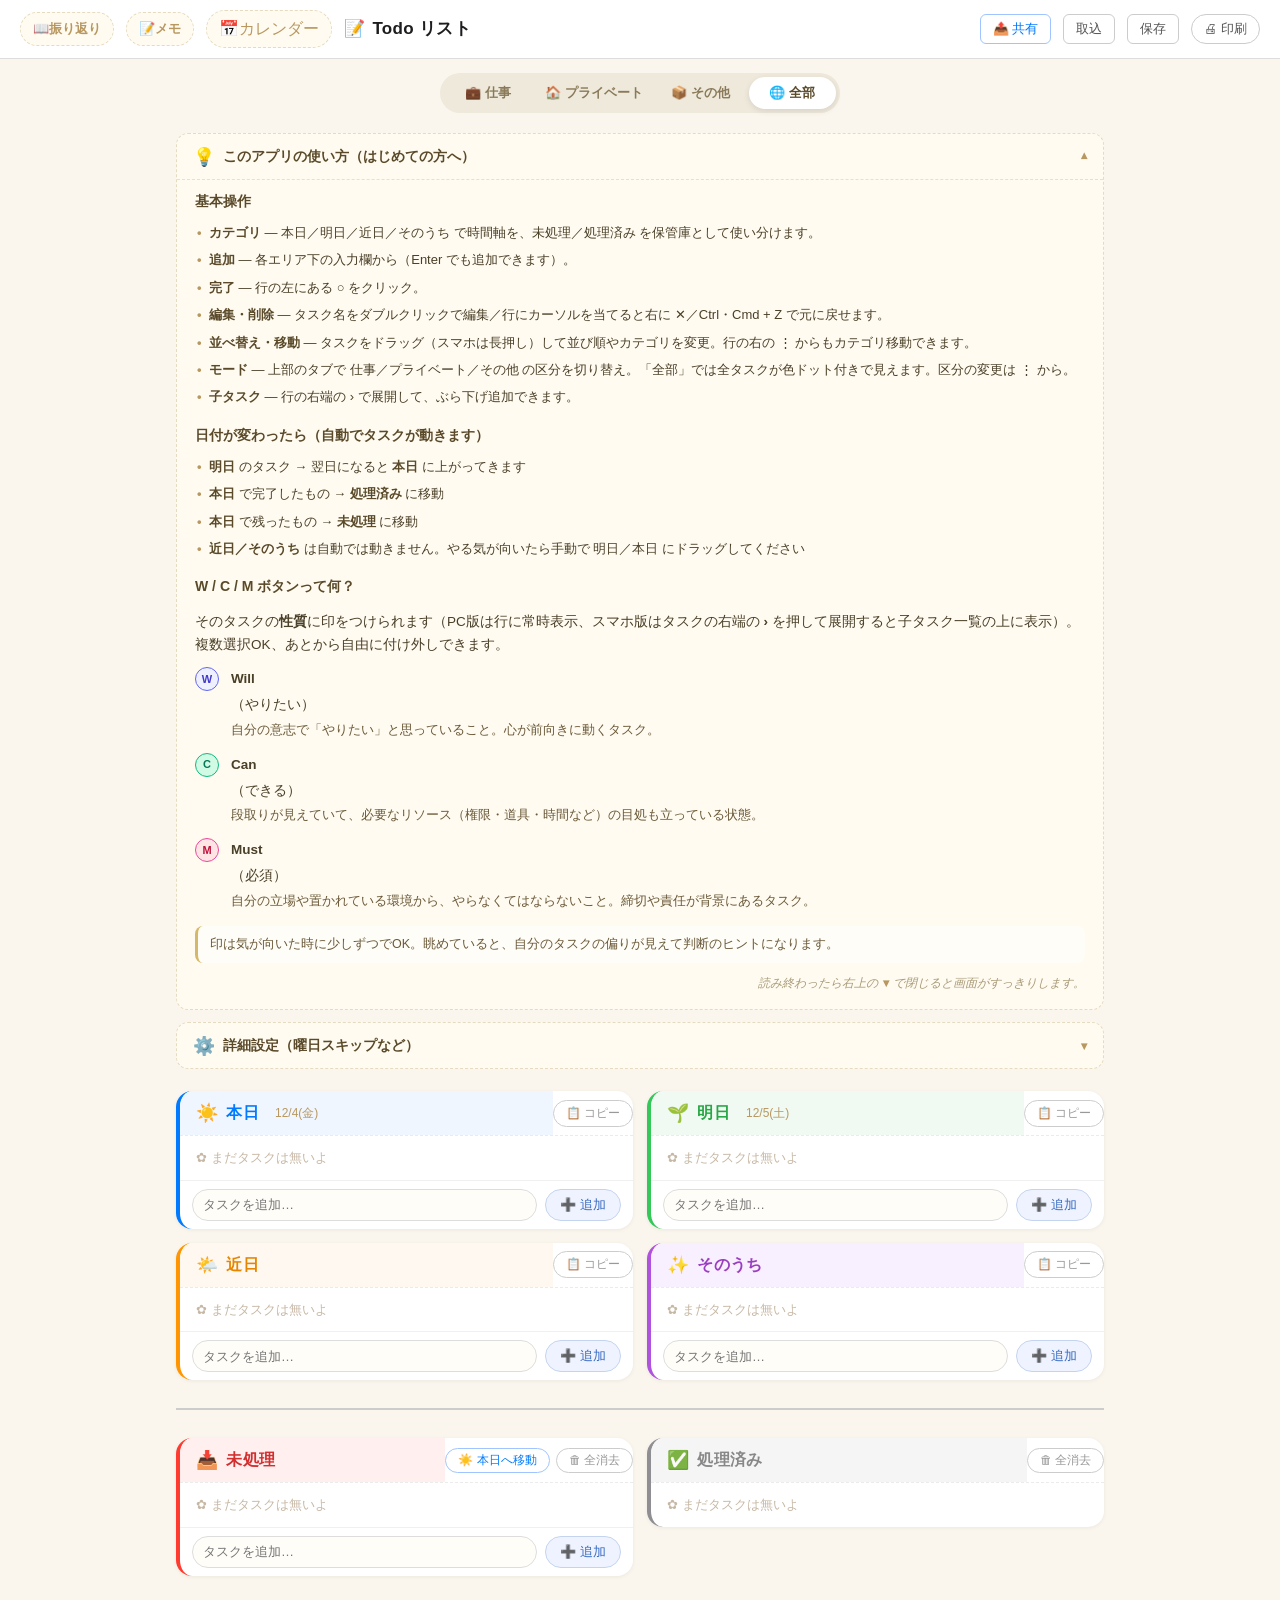
<file: index.html>
<!DOCTYPE html>
<html lang="ja">
<head>
  <meta charset="UTF-8">
  <meta name="viewport" content="width=device-width, initial-scale=1.0">
  <title>Todo リスト</title>
  <meta name="description" content="シンプルで使いやすいTodoリストアプリ。本日・明日・近日・そのうちの4カテゴリでタスクを整理できます。">

  <!-- SNSシェア用（OGP） -->
  <meta property="og:title" content="Todo リスト">
  <meta property="og:description" content="シンプルで使いやすいTodoリストアプリ。4カテゴリでタスクを整理。">
  <meta property="og:type" content="website">
  <meta property="og:image" content="ogp.png">
  <meta name="twitter:card" content="summary_large_image">

  <!-- アイコン -->
  <link rel="icon" href="icons/favicon.svg" type="image/svg+xml">
  <link rel="apple-touch-icon" href="icons/icon-180.png">

  <!-- PWA -->
  <link rel="manifest" href="manifest.json">
  <meta name="theme-color" content="#007aff">

  <link rel="stylesheet" href="style.css?v=29">
</head>
<body>
  <header class="app-header">
    <a class="header-archive-link" href="archive/index.html" title="振り返り">📖<span class="header-archive-text"> 振り返り</span></a>
    <a class="header-archive-link" href="memo/index.html" title="メモ">📝<span class="header-archive-text"> メモ</span></a>
    <button type="button" class="header-archive-link header-calendar-btn" id="calendarToggleBtn" title="カレンダー表示に切り替え"><span id="calendarToggleIcon">📅</span><span class="header-archive-text" id="calendarToggleText"> カレンダー</span></button>
    <h1>Todo リスト</h1>
    <button class="header-data-btn header-data-btn--share" id="shareBtn" title="共有コードを作って、もう一方の端末に送る">📤 共有</button>
    <button class="header-data-btn" id="importBtn" title="共有コードやJSONファイルからデータを取り込む">取込</button>
    <button class="header-data-btn" id="exportBtn" title="データをJSONファイルに保存">保存</button>
    <button class="header-print-btn" onclick="window.print()" title="印刷">🖨 印刷</button>
    <button class="header-menu-btn" id="headerMenuBtn" title="メニュー">⋯</button>
  </header>

  <nav class="mode-tabs" id="modeTabs">
    <button class="mode-tab" data-mode="work">💼 仕事</button>
    <button class="mode-tab" data-mode="private">🏠 プライベート</button>
    <button class="mode-tab" data-mode="other">📦 その他</button>
    <button class="mode-tab" data-mode="all">🌐 全部</button>
  </nav>

  <main class="app-main">
    <details class="intro" id="introPanel">
      <summary><span class="intro-icon">💡</span>このアプリの使い方（はじめての方へ）</summary>
      <div class="intro-body">
        <h4 class="intro-section-h">基本操作</h4>
        <ul class="intro-howto">
          <li><strong>カテゴリ</strong> ― 本日／明日／近日／そのうち で時間軸を、未処理／処理済み を保管庫として使い分けます。</li>
          <li><strong>追加</strong> ― 各エリア下の入力欄から（Enter でも追加できます）。</li>
          <li><strong>完了</strong> ― 行の左にある ○ をクリック。</li>
          <li><strong>編集・削除</strong> ― タスク名をダブルクリックで編集／行にカーソルを当てると右に ✕／Ctrl・Cmd + Z で元に戻せます。</li>
          <li><strong>並べ替え・移動</strong> ― タスクをドラッグ（スマホは長押し）して並び順やカテゴリを変更。行の右の ⋮ からもカテゴリ移動できます。</li>
          <li><strong>モード</strong> ― 上部のタブで 仕事／プライベート／その他 の区分を切り替え。「全部」では全タスクが色ドット付きで見えます。区分の変更は ⋮ から。</li>
          <li><strong>子タスク</strong> ― 行の右端の › で展開して、ぶら下げ追加できます。</li>
        </ul>

        <h4 class="intro-section-h">日付が変わったら（自動でタスクが動きます）</h4>
        <ul class="intro-howto">
          <li><strong>明日</strong> のタスク → 翌日になると <strong>本日</strong> に上がってきます</li>
          <li><strong>本日</strong> で完了したもの → <strong>処理済み</strong> に移動</li>
          <li><strong>本日</strong> で残ったもの → <strong>未処理</strong> に移動</li>
          <li><strong>近日／そのうち</strong> は自動では動きません。やる気が向いたら手動で 明日／本日 にドラッグしてください</li>
        </ul>

        <h4 class="intro-section-h">W / C / M ボタンって何？</h4>
        <p>そのタスクの<strong>性質</strong>に印をつけられます（PC版は行に常時表示、スマホ版はタスクの右端の <strong>›</strong> を押して展開すると子タスク一覧の上に表示）。複数選択OK、あとから自由に付け外しできます。</p>
        <ul class="intro-flags">
          <li>
            <span class="intro-badge intro-badge--will">W</span>
            <div class="intro-flag-text">
              <strong>Will</strong>（やりたい）
              <span class="intro-flag-desc">自分の意志で「やりたい」と思っていること。心が前向きに動くタスク。</span>
            </div>
          </li>
          <li>
            <span class="intro-badge intro-badge--can">C</span>
            <div class="intro-flag-text">
              <strong>Can</strong>（できる）
              <span class="intro-flag-desc">段取りが見えていて、必要なリソース（権限・道具・時間など）の目処も立っている状態。</span>
            </div>
          </li>
          <li>
            <span class="intro-badge intro-badge--must">M</span>
            <div class="intro-flag-text">
              <strong>Must</strong>（必須）
              <span class="intro-flag-desc">自分の立場や置かれている環境から、やらなくてはならないこと。締切や責任が背景にあるタスク。</span>
            </div>
          </li>
        </ul>
        <p class="intro-tip">印は気が向いた時に少しずつでOK。眺めていると、自分のタスクの偏りが見えて判断のヒントになります。</p>
        <p class="intro-close-hint">読み終わったら右上の <span class="intro-close-mark">▾</span> で閉じると画面がすっきりします。</p>
      </div>
    </details>

    <details class="intro intro--settings" id="settingsPanel">
      <summary><span class="intro-icon">⚙️</span>詳細設定（曜日スキップなど）</summary>
      <div class="intro-body">
        <h4 class="intro-section-h">曜日スキップ</h4>
        <p>
          チェックを入れた曜日は<strong>日付の自動更新をスキップ</strong>します。<br>
          例えば <strong>土・日</strong> にチェックを入れると、金曜日の「明日」に入れたタスクは月曜日の「本日」に持ち越されます。
        </p>
        <div class="settings-weekdays" id="settingsWeekdays">
          <label class="settings-weekday settings-weekday--sun">
            <input type="checkbox" class="settings-skip-checkbox" data-day="0">
            <span>日</span>
          </label>
          <label class="settings-weekday">
            <input type="checkbox" class="settings-skip-checkbox" data-day="1">
            <span>月</span>
          </label>
          <label class="settings-weekday">
            <input type="checkbox" class="settings-skip-checkbox" data-day="2">
            <span>火</span>
          </label>
          <label class="settings-weekday">
            <input type="checkbox" class="settings-skip-checkbox" data-day="3">
            <span>水</span>
          </label>
          <label class="settings-weekday">
            <input type="checkbox" class="settings-skip-checkbox" data-day="4">
            <span>木</span>
          </label>
          <label class="settings-weekday">
            <input type="checkbox" class="settings-skip-checkbox" data-day="5">
            <span>金</span>
          </label>
          <label class="settings-weekday settings-weekday--sat">
            <input type="checkbox" class="settings-skip-checkbox" data-day="6">
            <span>土</span>
          </label>
        </div>
        <p class="intro-tip">
          スキップ日に開いてもタスクは動かず、次の非スキップ日に開いた時にまとめて更新されます。
        </p>

        <div id="cloudSyncSection" class="cloud-sync-section" hidden>
          <h4 class="intro-section-h">☁️ クラウド自動同期</h4>
          <p>
            合言葉を入れると、この端末と<strong>同じ合言葉を入れた他の端末</strong>で自動的にデータが同期されます。
          </p>
          <div class="cloud-sync-row">
            <input type="text" id="cloudSyncKeyInput" class="task-input" placeholder="合言葉（長く推測されにくいもの）" autocomplete="off">
            <button class="task-add-btn" id="cloudSyncKeySave">設定</button>
          </div>
          <div class="cloud-sync-status-row">
            <p class="cloud-sync-status" id="cloudSyncStatus"></p>
            <button class="cloud-sync-now-btn" id="cloudSyncNowBtn" title="今すぐ他の端末の更新を確認する">🔄 今すぐ同期</button>
          </div>
        </div>
      </div>
    </details>

    <div class="categories-grid">
      <section class="category" data-category="today">
        <div class="category-title-row">
          <h2 class="category-title">本日<span class="category-date-inline" id="todayDateLabel"></span></h2>
          <button class="copy-cat-btn" title="本日のタスクをテキストでコピー">コピー</button>
        </div>
        <div class="task-list"></div>
        <div class="task-add">
          <input type="text" class="task-input" placeholder="タスクを追加…" autocomplete="off">
          <button class="task-add-btn">追加</button>
        </div>
      </section>

      <section class="category" data-category="tomorrow">
        <div class="category-title-row">
          <h2 class="category-title"><span id="tomorrowTitle">明日</span><span class="category-date-inline" id="tomorrowDateLabel"></span></h2>
          <button class="copy-cat-btn" title="明日のタスクをテキストでコピー">コピー</button>
        </div>
        <div class="task-list"></div>
        <div class="task-add">
          <input type="text" class="task-input" placeholder="タスクを追加…" autocomplete="off">
          <button class="task-add-btn">追加</button>
        </div>
      </section>

      <section class="category" data-category="soon">
        <div class="category-title-row">
          <h2 class="category-title">近日</h2>
          <button class="copy-cat-btn" title="近日のタスクをテキストでコピー">コピー</button>
        </div>
        <div class="task-list"></div>
        <div class="task-add">
          <input type="text" class="task-input" placeholder="タスクを追加…" autocomplete="off">
          <button class="task-add-btn">追加</button>
        </div>
      </section>

      <section class="category" data-category="someday">
        <div class="category-title-row">
          <h2 class="category-title">そのうち</h2>
          <button class="copy-cat-btn" title="そのうちのタスクをテキストでコピー">コピー</button>
        </div>
        <div class="task-list"></div>
        <div class="task-add">
          <input type="text" class="task-input" placeholder="タスクを追加…" autocomplete="off">
          <button class="task-add-btn">追加</button>
        </div>
      </section>
    </div>

    <div class="categories-storage">
      <section class="category" data-category="unprocessed">
        <div class="category-title-row">
          <h2 class="category-title">未処理</h2>
          <button class="move-all-btn" id="moveAllToTodayBtn" title="未処理のタスクをすべて本日へ移動">本日へ移動</button>
          <button class="clear-all-btn" title="すべて削除">全消去</button>
        </div>
        <div class="task-list"></div>
        <div class="task-add">
          <input type="text" class="task-input" placeholder="タスクを追加…" autocomplete="off">
          <button class="task-add-btn">追加</button>
        </div>
      </section>

      <section class="category" data-category="done">
        <div class="category-title-row">
          <h2 class="category-title">処理済み</h2>
          <button class="clear-all-btn" title="すべて削除">全消去</button>
        </div>
        <div class="task-list"></div>
      </section>
    </div>

    <div class="calendar-view view-hidden" id="calendarView">
      <div class="cal-header">
        <button class="cal-nav" id="calPrev" title="前の月">‹</button>
        <button class="cal-today-btn" id="calToday" title="今月へ">今月</button>
        <button class="cal-nav" id="calNext" title="次の月">›</button>
      </div>

      <div class="cal-months">
        <section class="cal-card">
          <h3 class="cal-month-title" id="calTitle">―</h3>
          <div class="cal-weekdays">
            <span>月</span><span>火</span><span>水</span><span>木</span><span>金</span><span class="cal-sat">土</span><span class="cal-sun">日</span>
          </div>
          <div class="cal-grid" id="calGrid"></div>
        </section>

        <section class="cal-card">
          <h3 class="cal-month-title" id="calTitle2">―</h3>
          <div class="cal-weekdays">
            <span>月</span><span>火</span><span>水</span><span>木</span><span>金</span><span class="cal-sat">土</span><span class="cal-sun">日</span>
          </div>
          <div class="cal-grid" id="calGrid2"></div>
        </section>
      </div>

      <p class="cal-hint">期日つきタスクがある日に件数が表示されます。日付をクリックすると、その日のタスクが下に出ます。</p>

      <section class="cal-day-panel">
        <h3 class="cal-day-title" id="calDayTitle">日付を選んでください</h3>
        <div class="cal-day-tasks" id="calDayTasks"></div>
        <div class="task-add cal-day-add" id="calDayAdd" hidden>
          <input type="text" class="task-input" id="calDayAddInput" placeholder="この日を期日にしてタスクを追加…" autocomplete="off">
          <button class="task-add-btn" id="calDayAddBtn">追加</button>
        </div>
      </section>
    </div>
  </main>

  <!-- クラウド同期の接続情報。config.js が無い場合は404だが実害なし（純ローカル動作） -->
  <script src="config.js" onerror="/* config.js未設置＝クラウド同期は無効のまま */"></script>
  <script src="icons/qrcode.min.js?v=1"></script>
  <script src="app.js?v=26"></script>
  <script>
    if ('serviceWorker' in navigator) {
      navigator.serviceWorker.register('sw.js').catch(function() {});
    }
  </script>
</body>
</html>
</file>
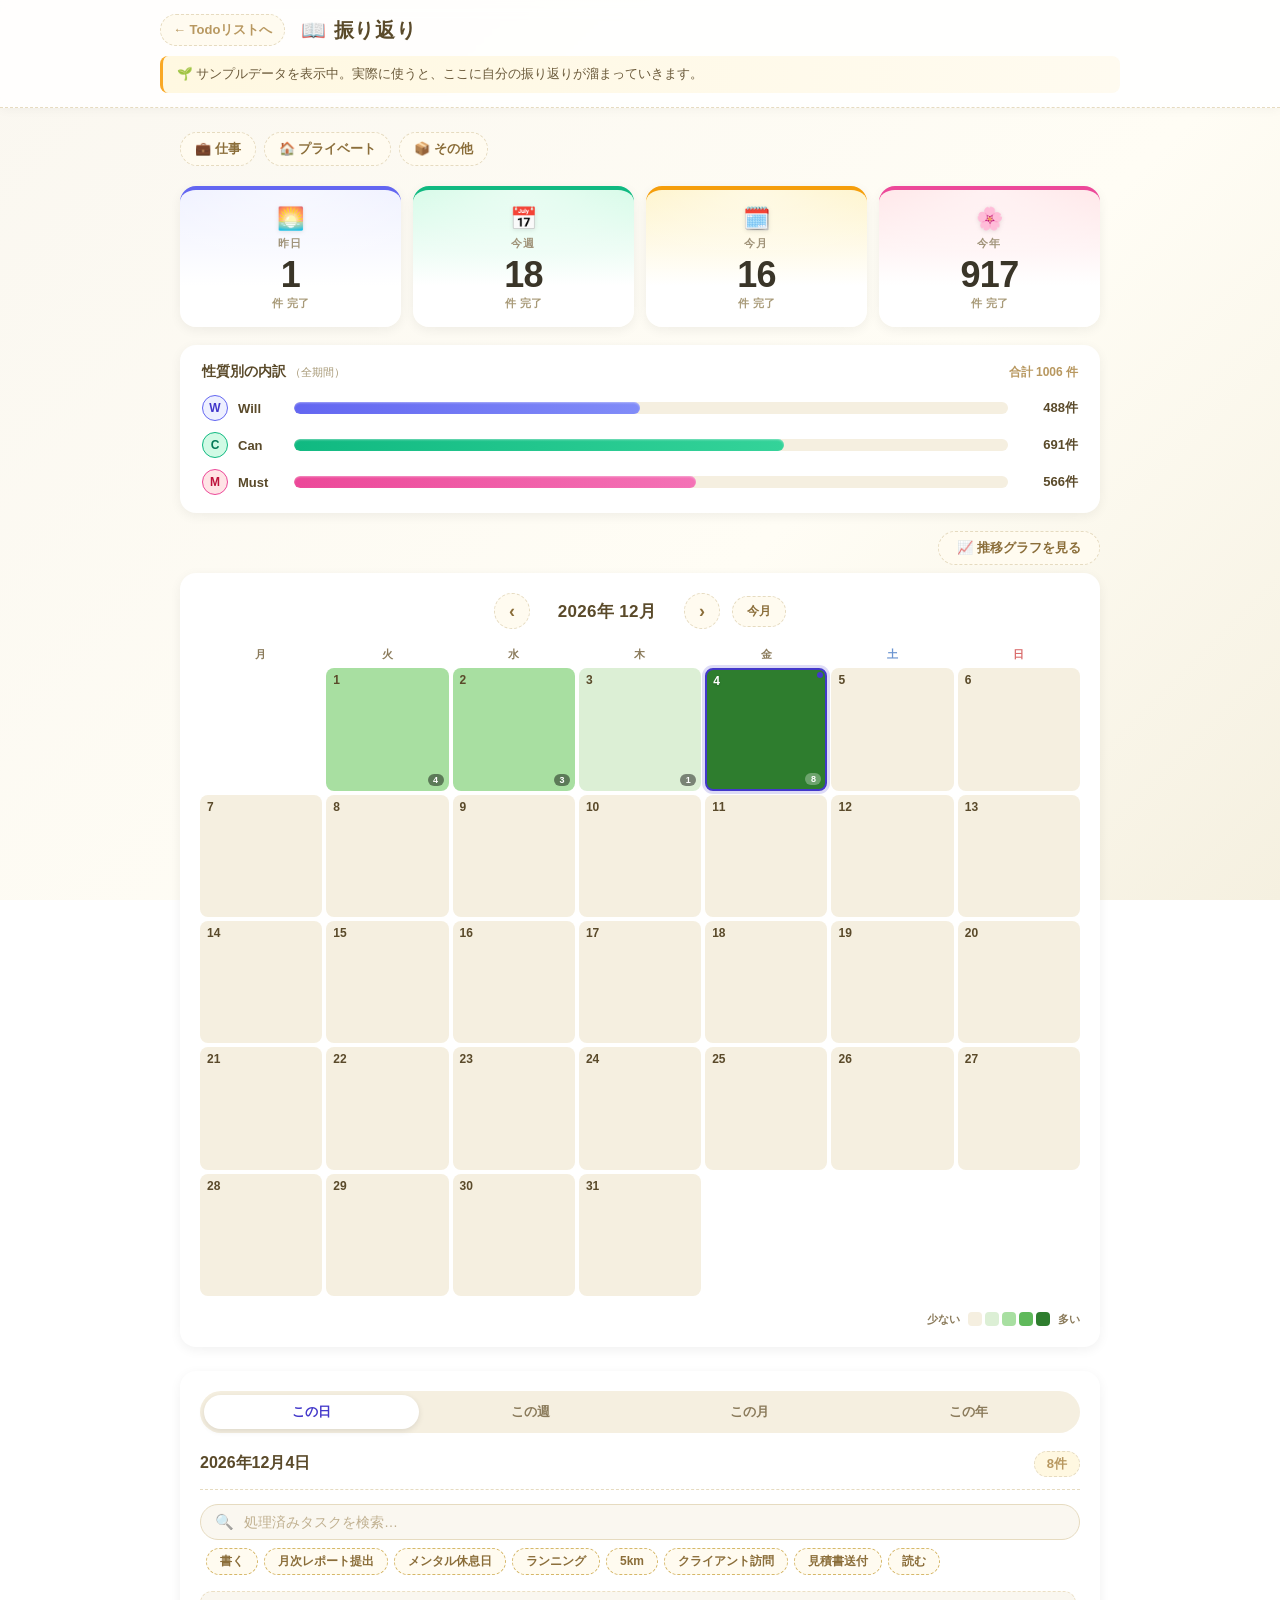
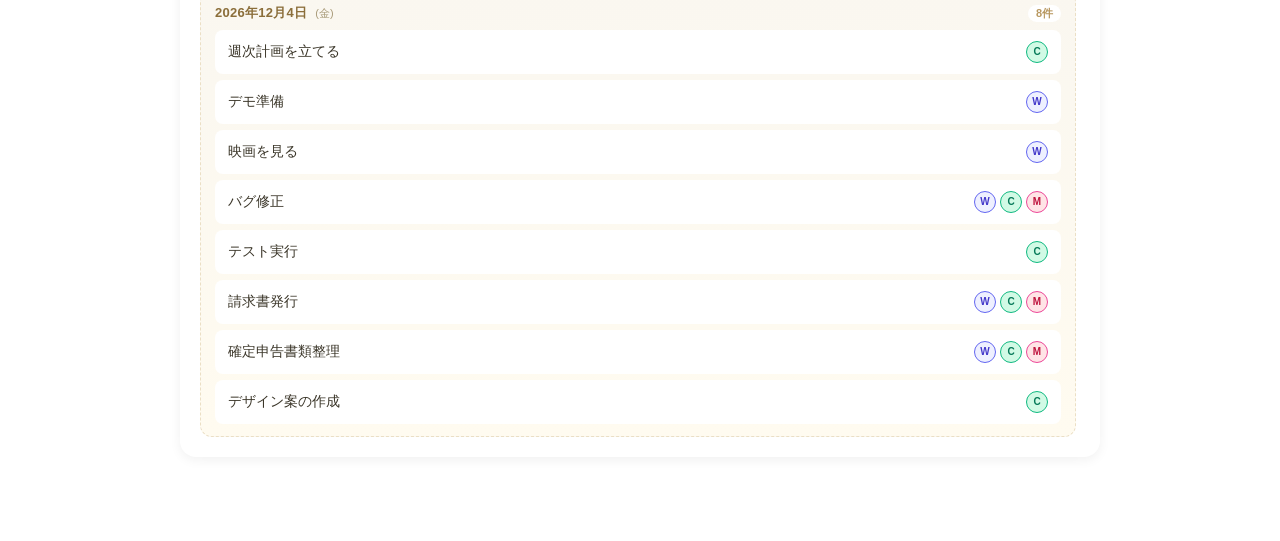
<file: archive/index.html>
<!DOCTYPE html>
<html lang="ja">
<head>
  <meta charset="UTF-8">
  <meta name="viewport" content="width=device-width, initial-scale=1.0">
  <title>振り返り | Todo リスト</title>
  <meta name="description" content="完了したタスクの振り返り。日付・週・月・年で見返せます。">
  <link rel="icon" href="../icons/favicon.svg" type="image/svg+xml">
  <link rel="stylesheet" href="archive.css?v=3">
</head>
<body>
  <header class="arch-header">
    <div class="arch-header-row">
      <a class="arch-back" href="../index.html">← Todoリストへ</a>
      <h1>📖 振り返り</h1>
      <span class="arch-spacer"></span>
    </div>
    <div class="arch-sample-banner" id="sampleBanner" hidden>
      🌱 サンプルデータを表示中。実際に使うと、ここに自分の振り返りが溜まっていきます。
    </div>
  </header>

  <main class="arch-main">

    <!-- ===== 区分フィルタ（仕事/プライベート/その他で振り返りを絞り込み） ===== -->
    <div class="space-filter-row" id="spaceFilterRow">
      <button class="space-chip space-chip--work" data-space="work" title="仕事だけに絞り込み">💼 仕事</button>
      <button class="space-chip space-chip--private" data-space="private" title="プライベートだけに絞り込み">🏠 プライベート</button>
      <button class="space-chip space-chip--other" data-space="other" title="その他だけに絞り込み">📦 その他</button>
    </div>

    <!-- ===== ダッシュボード ===== -->
    <section class="arch-dashboard">
      <div class="stat-grid">
        <!-- data-period を付与 → クリックで WCM をその期間に絞り込む / 再クリックで全期間に戻る -->
        <div class="stat-card stat-day" id="statCardDay" data-period="day" role="button" tabindex="0" title="クリックで WCM を昨日に絞り込み">
          <div class="stat-icon">🌅</div>
          <div class="stat-label">昨日</div>
          <div class="stat-value" id="statDay">0</div>
          <div class="stat-unit">件 完了</div>
        </div>
        <div class="stat-card stat-week" id="statCardWeek" data-period="week" role="button" tabindex="0" title="クリックで WCM を今週に絞り込み">
          <div class="stat-icon">📅</div>
          <div class="stat-label">今週</div>
          <div class="stat-value" id="statWeek">0</div>
          <div class="stat-unit">件 完了</div>
        </div>
        <div class="stat-card stat-month" id="statCardMonth" data-period="month" role="button" tabindex="0" title="クリックで WCM を今月に絞り込み">
          <div class="stat-icon">🗓️</div>
          <div class="stat-label">今月</div>
          <div class="stat-value" id="statMonth">0</div>
          <div class="stat-unit">件 完了</div>
        </div>
        <div class="stat-card stat-year" id="statCardYear" data-period="year" role="button" tabindex="0" title="クリックで WCM を今年に絞り込み">
          <div class="stat-icon">🌸</div>
          <div class="stat-label">今年</div>
          <div class="stat-value" id="statYear">0</div>
          <div class="stat-unit">件 完了</div>
        </div>
      </div>

      <div class="wcm-summary">
        <div class="wcm-summary-header">
          <h3>性質別の内訳<span class="wcm-summary-sub" id="wcmPeriodLabel">（全期間）</span></h3>
          <span class="wcm-total" id="wcmTotal">合計 0 件</span>
        </div>
        <div class="wcm-bars">
          <div class="wcm-row wcm-will">
            <span class="wcm-badge">W</span>
            <span class="wcm-label">Will</span>
            <div class="wcm-bar-track"><div class="wcm-bar-fill" id="wcmWillBar"></div></div>
            <span class="wcm-count" id="wcmWillCount">0件</span>
          </div>
          <div class="wcm-row wcm-can">
            <span class="wcm-badge">C</span>
            <span class="wcm-label">Can</span>
            <div class="wcm-bar-track"><div class="wcm-bar-fill" id="wcmCanBar"></div></div>
            <span class="wcm-count" id="wcmCanCount">0件</span>
          </div>
          <div class="wcm-row wcm-must">
            <span class="wcm-badge">M</span>
            <span class="wcm-label">Must</span>
            <div class="wcm-bar-track"><div class="wcm-bar-fill" id="wcmMustBar"></div></div>
            <span class="wcm-count" id="wcmMustCount">0件</span>
          </div>
        </div>
      </div>
    </section>

    <!-- ===== グラフ切り替えボタン ===== -->
    <div class="chart-toggle-row">
      <button id="chartToggleBtn" class="chart-toggle-btn">📈 推移グラフを見る</button>
    </div>

    <!-- ===== 折れ線グラフ（枝葉 / archive-chart.js を削除すれば一緒に消えます） ===== -->
    <section class="arch-chart" id="archChart" hidden>
      <div class="chart-header">
        <h3>完了タスク 推移</h3>
        <div class="chart-period-btns">
          <button class="chart-period-btn active" data-days="30">30日</button>
          <button class="chart-period-btn" data-days="90">90日</button>
        </div>
        <button class="chart-close-btn" id="chartClose">✕ 閉じる</button>
      </div>
      <div class="chart-body" id="chartBody"></div>
    </section>

    <!-- ===== カレンダー ===== -->
    <section class="arch-calendar">
      <div class="cal-header">
        <button class="cal-nav" id="calPrev" title="前の月">‹</button>
        <h3 id="calTitle">―</h3>
        <button class="cal-nav" id="calNext" title="次の月">›</button>
        <button class="cal-today-btn" id="calToday" title="今月へ">今月</button>
      </div>
      <div class="cal-weekdays">
        <span>月</span><span>火</span><span>水</span><span>木</span><span>金</span><span class="cal-sat">土</span><span class="cal-sun">日</span>
      </div>
      <div class="cal-grid" id="calGrid"></div>
      <div class="cal-legend">
        <span>少ない</span>
        <div class="cal-legend-cells">
          <span class="cal-legend-cell heat-0"></span>
          <span class="cal-legend-cell heat-1"></span>
          <span class="cal-legend-cell heat-2"></span>
          <span class="cal-legend-cell heat-3"></span>
          <span class="cal-legend-cell heat-4"></span>
        </div>
        <span>多い</span>
      </div>
    </section>

    <!-- ===== ビュータブと一覧 ===== -->
    <section class="arch-view">
      <div class="view-tabs">
        <button class="view-tab active" data-view="day">この日</button>
        <button class="view-tab" data-view="week">この週</button>
        <button class="view-tab" data-view="month">この月</button>
        <button class="view-tab" data-view="year">この年</button>
      </div>
      <div class="view-header">
        <h3 id="viewTitle">―</h3>
        <span class="view-count" id="viewCount">0件</span>
      </div>

      <!-- ===== 検索エリア ===== -->
      <div class="search-area">
        <div class="search-box">
          <span class="search-icon">🔍</span>
          <input type="text" id="searchInput" class="search-input" placeholder="処理済みタスクを検索…" autocomplete="off">
          <button class="search-clear" id="searchClear" hidden>✕</button>
        </div>
        <div class="search-suggestions" id="searchSuggestions"></div>
      </div>

      <div class="task-list" id="taskList"></div>
    </section>

  </main>

  <script src="archive-sample-data.js?v=1"></script>
  <script src="archive.js?v=4"></script>
  <script src="archive-chart.js?v=1"></script>
</body>
</html>
</file>
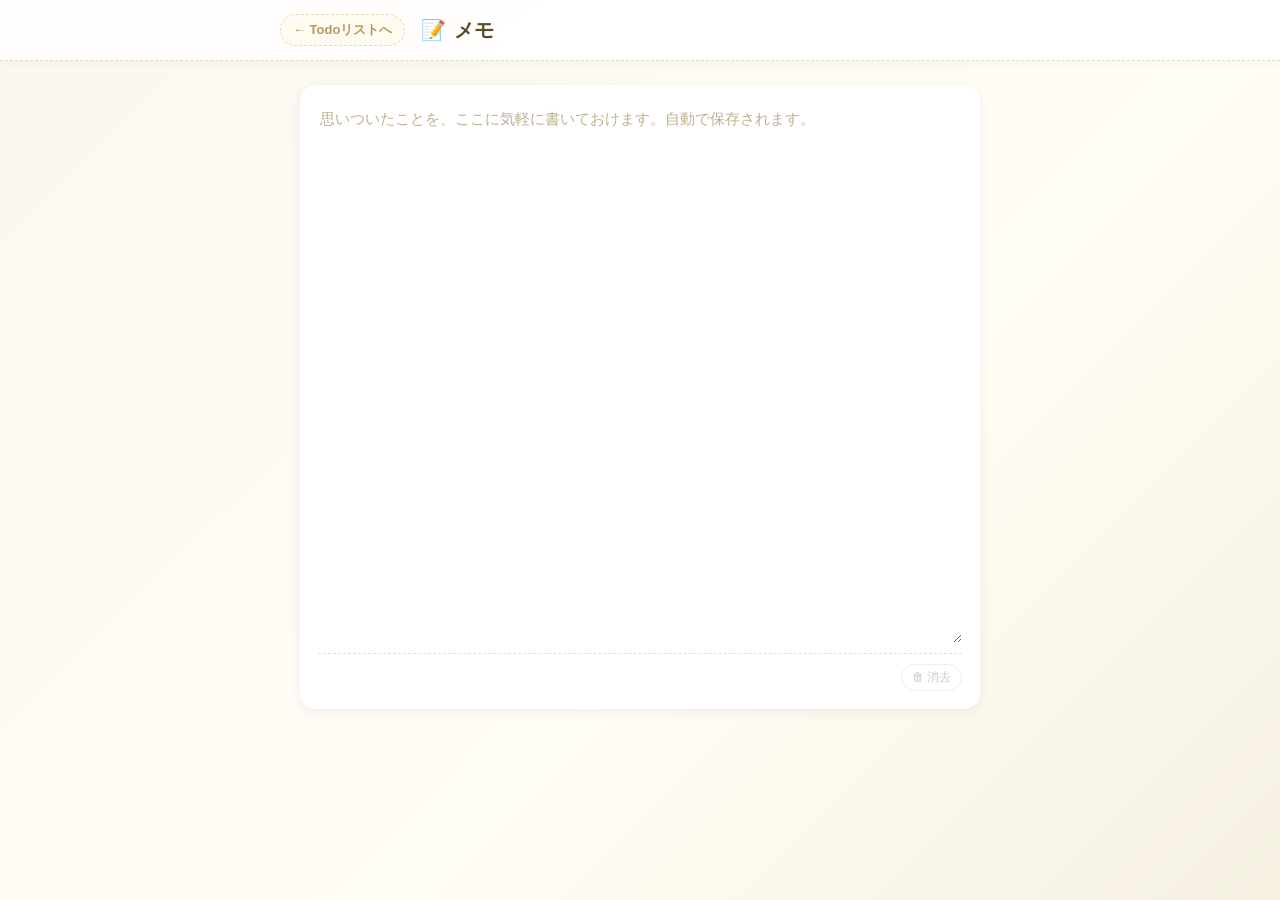
<file: memo/index.html>
<!DOCTYPE html>
<html lang="ja">
<head>
  <meta charset="UTF-8">
  <meta name="viewport" content="width=device-width, initial-scale=1.0">
  <title>メモ | Todo リスト</title>
  <meta name="description" content="ちょっとしたことを書き留めておく自由メモ。">
  <link rel="icon" href="../icons/favicon.svg" type="image/svg+xml">
  <link rel="stylesheet" href="memo.css?v=1">
</head>
<body>
  <header class="memo-header">
    <div class="memo-header-row">
      <a class="memo-back" href="../index.html">← Todoリストへ</a>
      <h1>📝 メモ</h1>
      <span class="memo-spacer"></span>
    </div>
  </header>

  <main class="memo-main">
    <section class="memo-card">
      <textarea id="memoText" class="memo-textarea" placeholder="思いついたことを、ここに気軽に書いておけます。自動で保存されます。"></textarea>
      <div class="memo-footer">
        <span class="memo-status" id="memoStatus"></span>
        <button class="memo-clear-btn" id="memoClearBtn" title="メモを全部消す">🗑 消去</button>
      </div>
    </section>
  </main>

  <!-- クラウド同期の接続情報（メインアプリと共有）。無ければ純ローカル動作 -->
  <script src="../config.js" onerror="/* config.js未設置＝クラウド同期は無効のまま */"></script>
  <script src="memo.js?v=2"></script>
</body>
</html>
</file>
<file: style.css>
/* ===== Reset & Base ===== */
*, *::before, *::after {
  box-sizing: border-box;
  margin: 0;
  padding: 0;
}

body {
  font-family: -apple-system, BlinkMacSystemFont, "Segoe UI", Roboto, "Hiragino Sans", "Noto Sans JP", sans-serif;
  background: #f0f1f3;
  color: #1d1d1f;
  line-height: 1.5;
  min-height: 100vh;
}

/* ===== Header ===== */
.app-header {
  background: #fff;
  border-bottom: 1px solid #ddd;
  padding: 10px 20px;
  position: sticky;
  top: 0;
  z-index: 10;
  display: flex;
  align-items: center;
  gap: 12px;
}

.app-header h1 {
  font-size: 17px;
  font-weight: 700;
  letter-spacing: 0.02em;
  flex: 1;
}

.header-print-btn {
  background: none;
  border: 1px solid #ccc;
  border-radius: 6px;
  padding: 5px 12px;
  font-size: 13px;
  cursor: pointer;
  color: #555;
  white-space: nowrap;
  transition: background 0.15s, border-color 0.15s;
}

.header-print-btn:hover {
  background: #f0f0f0;
  border-color: #aaa;
}

/* ===== データ取込 / 保存ボタン ===== */
.header-data-btn {
  background: none;
  border: 1px solid #ccc;
  border-radius: 6px;
  padding: 5px 12px;
  font-size: 13px;
  cursor: pointer;
  color: #555;
  white-space: nowrap;
  transition: background 0.15s, border-color 0.15s, color 0.15s;
}

.header-data-btn:hover {
  background: #f0f0f0;
  border-color: #aaa;
}

.header-data-btn--share {
  color: #007aff;
  border-color: #a0c4ff;
}

.header-data-btn--share:hover {
  background: #e8f0fe;
  border-color: #007aff;
  color: #005ecb;
}

/* ⋯ メニューボタン（モバイル用。PCでは非表示） */
.header-menu-btn {
  display: none;
  background: none;
  border: 1px solid #ccc;
  border-radius: 999px;
  width: 34px;
  height: 30px;
  font-size: 16px;
  font-weight: 700;
  color: #555;
  cursor: pointer;
  line-height: 1;
  padding: 0;
  align-items: center;
  justify-content: center;
}

/* ===== モバイルヘッダー（640px以下は ⋯ メニューに集約） ===== */
@media (max-width: 640px) {
  .app-header {
    padding: 10px 14px;
    gap: 10px;
  }

  .app-header h1 {
    text-align: center;
    font-size: 16px;
    white-space: nowrap;
    overflow: hidden;
    text-overflow: ellipsis;
    min-width: 0;
  }

  .header-archive-text { display: none; }  /* 📖 アイコンだけに */
  .header-data-btn,
  .header-print-btn { display: none; }     /* ⋯ メニューに集約 */
  .header-menu-btn { display: inline-flex; }
}

/* ===== 振り返り（アーカイヴページ）リンク ===== */
.header-archive-link {
  display: inline-flex;
  align-items: center;
  text-decoration: none;
  background: #fffbf0;
  border: 1px dashed #e6dbc0;
  border-radius: 999px;
  padding: 6px 12px;
  font-size: 13px;
  color: #b89860;
  font-weight: 700;
  white-space: nowrap;
  transition: all 0.15s;
}

.header-archive-link:hover {
  color: #8b6e3a;
  background: #fff8e1;
  border-style: solid;
}

/* ===== Category title row（本日のコピーボタン用） ===== */
.category-title-row {
  display: flex;
  align-items: center;
  border-bottom: 1px solid #eee;
}

.category-title-row .category-title {
  flex: 1;
  border-bottom: none;
}

.copy-cat-btn {
  background: none;
  border: 1px solid #ccc;
  color: #999;
  font-size: 12px;
  font-weight: 500;
  cursor: pointer;
  padding: 4px 12px;
  border-radius: 20px;
  white-space: nowrap;
  transition: background 0.15s, border-color 0.15s, color 0.15s, transform 0.1s;
}

.copy-cat-btn:hover {
  background: #f5f5f7;
  border-color: #aaa;
  color: #444;
}

.copy-cat-btn:active {
  transform: scale(0.95);
}

.clear-all-btn {
  background: none;
  border: 1px solid #ccc;
  color: #999;
  font-size: 12px;
  cursor: pointer;
  padding: 3px 12px;
  border-radius: 20px;
  white-space: nowrap;
  transition: background 0.15s, color 0.15s, border-color 0.15s;
}

.clear-all-btn:hover {
  background: #ff3b30;
  color: #fff;
  border-color: #ff3b30;
}

.move-all-btn {
  background: none;
  border: 1px solid #a0c4ff;
  color: #007aff;
  font-size: 12px;
  cursor: pointer;
  padding: 3px 12px;
  border-radius: 20px;
  white-space: nowrap;
  margin-right: 6px;
  transition: background 0.15s, color 0.15s, border-color 0.15s;
}

.move-all-btn:hover {
  background: #007aff;
  color: #fff;
  border-color: #007aff;
}

.task-date {
  font-size: 12px;
  color: #bbb;
  white-space: nowrap;
  padding: 0 8px;
  flex-shrink: 0;
}

/* 期日バッジ（本日〜そのうちで、期日つきタスクにだけ表示。完了日/追加日と紛れないよう色を分ける） */
.task-date--due {
  color: #ff9500;
  font-weight: 600;
}

/* ===== Main Layout ===== */
.app-main {
  max-width: 960px;
  margin: 0 auto;
  padding: 20px 16px 40px;
}

/* --- 2x2 Grid for main 4 categories --- */
.categories-grid {
  display: grid;
  grid-template-columns: 1fr 1fr;
  gap: 14px;
  margin-bottom: 28px;
}

/* On narrow screens, fall back to single column */
@media (max-width: 640px) {
  .categories-grid {
    grid-template-columns: 1fr;
  }
}

/* Grid items stretch to align tops */
.categories-grid .category {
  align-self: start;
}

.categories-storage {
  display: grid;
  grid-template-columns: 1fr 1fr;
  gap: 14px;
  border-top: 2px solid #ccc;
  padding-top: 28px;
}

.categories-storage .category {
  align-self: start;
}

@media (max-width: 640px) {
  .categories-storage {
    grid-template-columns: 1fr;
  }
}

/* ===== Category Section ===== */
.category {
  background: #fff;
  border-radius: 12px;
  box-shadow: 0 1px 4px rgba(0, 0, 0, 0.06);
  overflow: hidden;
  border-left: 4px solid transparent;
}

.category-title {
  font-size: 17px;
  font-weight: 700;
  padding: 10px 16px;
  border-bottom: 1px solid #eee;
  text-transform: uppercase;
  letter-spacing: 0.06em;
}

/* --- Category Colors --- */
[data-category="today"] {
  border-left-color: #007aff;
}
[data-category="today"] .category-title {
  background: #f0f6ff;
  color: #007aff;
}

[data-category="tomorrow"] {
  border-left-color: #34c759;
}
[data-category="tomorrow"] .category-title {
  background: #f0faf3;
  color: #28a745;
}

[data-category="soon"] {
  border-left-color: #ff9500;
}
[data-category="soon"] .category-title {
  background: #fff8f0;
  color: #e68600;
}

[data-category="someday"] {
  border-left-color: #af52de;
}
[data-category="someday"] .category-title {
  background: #f9f0ff;
  color: #9b3ec1;
}

[data-category="unprocessed"] {
  border-left-color: #ff3b30;
}
[data-category="unprocessed"] .category-title {
  background: #fff0ef;
  color: #d32f2f;
}

[data-category="done"] {
  border-left-color: #8e8e93;
}
[data-category="done"] .category-title {
  background: #f5f5f5;
  color: #888;
}

/* ===== Task List ===== */
.task-list {
  min-height: 4px;
}

/* ===== Task Row（task-item と展開ボタンの横並びコンテナ） ===== */
.task-row {
  display: flex;
  align-items: stretch;
  border-bottom: 1px solid #f0f0f0;
}

.task-wrapper:last-child .task-row {
  border-bottom: none;
}

/* ===== Task Item ===== */
.task-item {
  display: flex;
  align-items: center;
  padding: 10px 16px;
  gap: 8px;
  flex: 1;
  min-width: 0;
}

.task-text {
  flex: 1;
  font-size: 16px;
  min-width: 0;
  overflow: hidden;
  text-overflow: ellipsis;
  white-space: nowrap;
  cursor: default;
}

/* ===== Completion Checkbox ===== */
.task-check-btn {
  width: 20px;
  height: 20px;
  border: 2px solid #ccc;
  border-radius: 50%;
  background: none;
  cursor: pointer;
  flex-shrink: 0;
  position: relative;
  transition: border-color 0.15s, background 0.15s;
}

.task-check-btn:hover {
  border-color: #007aff;
}

.task-check-btn--checked {
  background: #007aff;
  border-color: #007aff;
}

.task-check-btn--checked::after {
  content: '';
  position: absolute;
  top: 3px;
  left: 5px;
  width: 6px;
  height: 9px;
  border: 2px solid #fff;
  border-top: none;
  border-left: none;
  transform: rotate(45deg);
}

/* ===== Completed Task ===== */
.task-item--completed .task-text {
  text-decoration: line-through;
  color: #aaa;
}

/* ===== Inline Edit ===== */
.task-edit-input {
  flex: 1;
  border: 1px solid #007aff;
  border-radius: 4px;
  padding: 2px 6px;
  font-size: 14px;
  outline: none;
  min-width: 0;
}

/* ===== Expand Button（task-row の右端、task-item の外） ===== */
.task-expand-btn {
  background: none;
  border: none;
  border-left: 1px solid #eee;
  color: #ccc;
  cursor: pointer;
  padding: 0 12px;
  display: flex;
  align-items: center;
  justify-content: center;
  flex-shrink: 0;
  transition: color 0.15s, background 0.15s;
}

.task-expand-btn::before {
  content: '›';
  display: inline-block;
  font-size: 18px;
  font-weight: 600;
  transition: transform 0.15s;
}

.task-expand-btn--open::before {
  transform: rotate(90deg);
}

.task-expand-btn:hover {
  color: #555;
  background: #f0f0f0;
}

/* ===== Move Button（カテゴリ移動。タッチ端末でのD&D代替・常時表示） ===== */
.task-move-btn {
  background: none;
  border: none;
  border-left: 1px solid #eee;
  color: #bbb;
  cursor: pointer;
  padding: 0 12px;
  font-size: 18px;
  font-weight: 700;
  line-height: 1;
  display: flex;
  align-items: center;
  justify-content: center;
  flex-shrink: 0;
  transition: color 0.15s, background 0.15s;
}

.task-move-btn:hover {
  color: #007aff;
  background: #f0f0f0;
}

/* ===== 移動メニュー（ポップオーバー） ===== */
.move-menu {
  position: absolute;
  z-index: 1000;
  min-width: 154px;
  background: #fff;
  border: 1px solid #e2e2e6;
  border-radius: 12px;
  box-shadow: 0 8px 28px rgba(0, 0, 0, 0.16);
  padding: 6px;
  display: flex;
  flex-direction: column;
  gap: 1px;
  animation: moveMenuIn 0.12s ease;
}

@keyframes moveMenuIn {
  from { opacity: 0; transform: translateY(-4px); }
  to   { opacity: 1; transform: translateY(0); }
}

.move-menu-item {
  background: none;
  border: none;
  text-align: left;
  font-size: 14px;
  color: #1d1d1f;
  padding: 9px 12px;
  border-radius: 8px;
  cursor: pointer;
  white-space: nowrap;
  font-family: inherit;
  transition: background 0.12s, color 0.12s;
}

.move-menu-item:hover {
  background: #f0f4ff;
  color: #007aff;
}

.move-menu-item--cat {
  font-weight: 600;
}

.move-menu-label {
  font-size: 11px;
  color: #999;
  padding: 2px 12px 4px;
  letter-spacing: 0.04em;
}

/* ===== Delete Button（常時うっすら表示。押せる場所が見えない状態を作らない） ===== */
.task-delete-btn {
  background: none;
  border: none;
  color: #ddd;
  cursor: pointer;
  font-size: 16px;
  padding: 2px 6px;
  border-radius: 4px;
  line-height: 1;
  transition: color 0.15s, background 0.15s;
  flex-shrink: 0;
  margin-left: auto;
}

.task-row:hover .task-delete-btn,
.task-item--child:hover .task-delete-btn {
  color: #999;
}

.task-delete-btn:hover {
  color: #e55 !important;
  background: #fee;
}

/* ===== Intro Panel（W/C/M 説明） ===== */
.intro {
  margin: 0 0 22px;
  background: #fffbf0;
  border: 1px dashed #e6dbc0;
  border-radius: 12px;
  overflow: hidden;
}

.intro > summary {
  cursor: pointer;
  font-size: 14px;
  font-weight: 700;
  color: #5a4a2a;
  padding: 12px 16px;
  list-style: none;
  display: flex;
  align-items: center;
  gap: 8px;
  user-select: none;
  font-family: "Hiragino Maru Gothic ProN", "Hiragino Sans", sans-serif;
}

.intro > summary::-webkit-details-marker { display: none; }
.intro > summary::marker { display: none; content: ""; }

.intro > summary::after {
  content: "▾";
  margin-left: auto;
  font-size: 12px;
  color: #b89860;
  transition: transform 0.2s;
}

.intro[open] > summary::after { transform: rotate(180deg); }

.intro-icon {
  font-size: 18px;
  line-height: 1;
}

.intro-body {
  padding: 4px 18px 16px;
  border-top: 1px dashed #ebdfc5;
  font-size: 13.5px;
  line-height: 1.7;
  color: #4a3f28;
}

.intro-body p {
  margin: 12px 0 10px;
}

.intro-section-h {
  margin: 16px 0 8px;
  font-size: 14px;
  font-weight: 700;
  color: #5a4a2a;
  font-family: "Hiragino Maru Gothic ProN", "Hiragino Sans", sans-serif;
}

.intro-section-h:first-child {
  margin-top: 6px;
}

.intro-howto {
  list-style: none;
  padding: 0;
  margin: 0 0 4px;
  display: flex;
  flex-direction: column;
  gap: 6px;
}

.intro-howto li {
  font-size: 13px;
  line-height: 1.65;
  padding-left: 14px;
  position: relative;
  color: #4a3f28;
}

.intro-howto li::before {
  content: "•";
  position: absolute;
  left: 2px;
  color: #b89860;
  font-weight: 700;
}

.intro-howto li strong {
  color: #5a4a2a;
}

.intro-flags {
  list-style: none;
  padding: 0;
  margin: 0 0 14px;
  display: flex;
  flex-direction: column;
  gap: 12px;
}

.intro-flags li {
  display: flex;
  align-items: flex-start;
  gap: 12px;
}

.intro-flag-text {
  display: flex;
  flex-direction: column;
  gap: 3px;
  min-width: 0;
  padding-top: 1px;
}

.intro-flag-desc {
  font-size: 12.5px;
  color: #6b5a3a;
  line-height: 1.65;
}

.intro-badge {
  width: 24px;
  height: 24px;
  border-radius: 999px;
  display: inline-flex;
  align-items: center;
  justify-content: center;
  font-size: 11px;
  font-weight: 700;
  flex-shrink: 0;
  border: 1.5px solid;
  font-family: "Hiragino Maru Gothic ProN", "Comic Sans MS", "Hiragino Sans", sans-serif;
}

.intro-badge--will { background: #eef0ff; border-color: #6366f1; color: #4338ca; }
.intro-badge--can  { background: #d1fae5; border-color: #10b981; color: #047857; }
.intro-badge--must { background: #ffe4e6; border-color: #ec4899; color: #be123c; }

.intro-tip {
  color: #6b5a3a;
  font-size: 12.5px;
  background: rgba(255,255,255,0.5);
  padding: 8px 12px;
  border-radius: 8px;
  border-left: 3px solid #d6b86a;
}

.intro-close-hint {
  margin: 10px 0 0 !important;
  font-size: 12px;
  color: #a89a78;
  text-align: right;
  font-style: italic;
}

.intro-close-mark {
  display: inline-block;
  font-style: normal;
  color: #b89860;
  font-weight: 700;
  margin: 0 1px;
}

/* ===== Will / Can / Must フラグボタン ===== */
.task-flags {
  display: flex;
  gap: 4px;
  align-items: center;
  padding: 0 4px;
  flex-shrink: 0;
}

.task-flag-btn {
  width: 24px;
  height: 24px;
  border-radius: 999px;
  border: 1.5px dashed #d6d6d6;
  background: #fff;
  color: #b0b0b0;
  font-size: 11px;
  font-weight: 700;
  font-family: "Hiragino Maru Gothic ProN", "Comic Sans MS", "Hiragino Sans", sans-serif;
  letter-spacing: 0;
  cursor: pointer;
  display: inline-flex;
  align-items: center;
  justify-content: center;
  padding: 0;
  line-height: 1;
  transition: transform 0.12s, background 0.15s, color 0.15s, border-color 0.15s, border-style 0.15s;
  flex-shrink: 0;
  user-select: none;
}

.task-flag-btn:hover {
  border-style: solid;
  transform: scale(1.1);
}

/* --- アクティブ時の3色（各ボタンで異なる色） --- */
.task-flag-btn--will.task-flag-btn--on {
  background: #eef0ff;
  border-color: #6366f1;
  border-style: solid;
  color: #4338ca;
}

.task-flag-btn--can.task-flag-btn--on {
  background: #d1fae5;
  border-color: #10b981;
  border-style: solid;
  color: #047857;
}

.task-flag-btn--must.task-flag-btn--on {
  background: #ffe4e6;
  border-color: #ec4899;
  border-style: solid;
  color: #be123c;
}

/* ===== Task Add ===== */
.task-add {
  display: flex;
  padding: 8px 12px;
  gap: 8px;
  border-top: 1px solid #f0f0f0;
}

.task-input {
  flex: 1;
  border: 1px solid #ddd;
  border-radius: 6px;
  padding: 6px 10px;
  font-size: 13px;
  outline: none;
  transition: border-color 0.15s;
}

.task-input:focus {
  border-color: #007aff;
}

.task-add-btn {
  background: #eef3ff;
  color: #3a6bc0;
  border: 1px solid #c4d4ee;
  border-radius: 6px;
  padding: 6px 14px;
  font-size: 13px;
  cursor: pointer;
  white-space: nowrap;
  transition: background 0.15s, border-color 0.15s;
}

.task-add-btn:hover {
  background: #dce8fb;
  border-color: #3a6bc0;
}

/* ===== Children Section ===== */
.children-section {
  background: #f7f8fa;
  border-top: 1px solid #e8e8ec;
  border-left: 3px solid #dde0e6;
  margin-left: 26px;
  border-radius: 0 0 0 6px;
}

/* 子タスク一覧の一つ上：親タスクのW/C/M（スマホ版のみ）・区分バッジ（展開時のみ表示） */
.child-meta-row {
  display: flex;
  align-items: center;
  justify-content: space-between;
  padding: 8px 14px 6px;
  border-bottom: 1px dashed #e2e4e9;
}

/* 区分バッジ（タップで変更可能） */
.child-meta-space {
  font-size: 11px;
  font-weight: 700;
  padding: 3px 10px;
  border: none;
  border-radius: 999px;
  color: #fff;
  flex-shrink: 0;
  cursor: pointer;
  font-family: inherit;
  transition: filter 0.15s, transform 0.1s;
}
.child-meta-space:hover { filter: brightness(1.08); }
.child-meta-space:active { transform: scale(0.96); }
.child-meta-space--work    { background: #5b8def; }
.child-meta-space--private { background: #34c759; }
.child-meta-space--other   { background: #b6a58a; }

/* ===== W・C・M はタスク行には出さず、展開時のメタ行（子タスク一覧の一つ上）にのみ全部表示 =====
   期日バッジ等でタスク行が窮屈になってきたため、画面幅にかかわらず
   「展開して初めて見える」形に統一した（区分バッジは元々メタ行のみ）。
   ただし押した(ON)ものだけは、畳んだ行の右端にも残す（押したことを忘れないように）。 */
.task-item > .task-flags .task-flag-btn:not(.task-flag-btn--on) {
  display: none;
}
.task-item > .task-flags:not(:has(.task-flag-btn--on)) {
  display: none;
}

.child-list:empty::before {
  content: "子タスクなし";
  display: block;
  padding: 8px 16px;
  color: #ccc;
  font-size: 12px;
}

.task-item--child {
  padding-left: 14px;
  background: transparent;
}

.task-item--child .task-check-btn {
  width: 16px;
  height: 16px;
}

.task-item--child .task-check-btn--checked::after {
  top: 2px;
  left: 4px;
  width: 5px;
  height: 7px;
}

.task-item--child .task-text {
  font-size: 15px;
}

.child-add {
  display: flex;
  padding: 6px 10px;
  gap: 6px;
  border-top: 1px solid #eee;
}

.child-input {
  font-size: 12px;
  padding: 4px 8px;
}

/* ===== 強調（⭐）: 子タスクを目立たせるボタンと、畳んだままのプレビュー ===== */
.task-highlight-btn {
  background: none;
  border: none;
  cursor: pointer;
  font-size: 14px;
  padding: 2px 6px;
  border-radius: 4px;
  line-height: 1;
  flex-shrink: 0;
  opacity: 0.28;
  filter: grayscale(1);
  transition: opacity 0.15s, filter 0.15s, background 0.15s;
}

.task-item--child:hover .task-highlight-btn {
  opacity: 0.6;
  filter: grayscale(0.4);
}

.task-highlight-btn:hover {
  opacity: 1 !important;
  filter: grayscale(0) !important;
  background: #fff6d8;
}

.task-highlight-btn--on {
  opacity: 1;
  filter: grayscale(0);
}

/* 強調した子タスクの行そのものを目立つ色に */
.task-item--child.task-item--highlighted {
  background: #fff8e0;
  border-radius: 6px;
}

/* 親を畳んだ状態で見える、強調した子タスクだけのミニ一覧 */
.highlight-preview {
  background: #fffbee;
  border-top: 1px dashed #f0dfa0;
  border-left: 3px solid #ffcc00;
  margin-left: 26px;
  border-radius: 0 0 0 6px;
}

.highlight-preview-item {
  display: flex;
  align-items: center;
  gap: 8px;
  padding: 7px 14px;
}

.highlight-preview-item .task-check-btn {
  width: 16px;
  height: 16px;
}

.highlight-preview-item .task-check-btn--checked::after {
  top: 2px;
  left: 4px;
  width: 5px;
  height: 7px;
}

.highlight-preview-item .task-text {
  flex: 1;
  font-size: 15px;
  min-width: 0;
}

.highlight-preview-item .task-highlight-btn {
  opacity: 1;
  filter: grayscale(0);
  margin-left: auto;
}

/* ===== Drag & Drop ===== */
.task-wrapper {
  cursor: grab;
}

.task-wrapper:active {
  cursor: grabbing;
}

.task-wrapper--dragging {
  opacity: 0.35;
}

.drop-above {
  border-top: 2px solid #007aff;
}

.drop-below {
  border-bottom: 2px solid #007aff;
}

.task-list--drop-target {
  background: #e8f0fe;
  min-height: 32px;
}

/* ===== Empty State ===== */
.task-list:empty::before {
  content: "タスクなし";
  display: block;
  padding: 12px 16px;
  color: #bbb;
  font-size: 13px;
  font-style: italic;
}

/* ===== 印刷スタイル ===== */
@media print {
  @page {
    size: A4 portrait;
    margin: 12mm 14mm;
  }

  /* 画面UIを非表示 */
  .app-header,
  .header-archive-link,
  .intro,
  .task-add,
  .task-delete-btn,
  .task-expand-btn,
  .copy-cat-btn,
  .clear-all-btn,
  .move-all-btn {
    display: none !important;
  }

  body {
    background: #fff;
    font-size: 11pt;
  }

  .app-main {
    max-width: 100%;
    padding: 0;
  }

  /* メイン4カテゴリ：2×2グリッド */
  .categories-grid {
    display: grid;
    grid-template-columns: 1fr 1fr;
    gap: 8mm;
    margin-bottom: 8mm;
  }

  /* 保管領域：横並び */
  .categories-storage {
    display: grid;
    grid-template-columns: 1fr 1fr;
    gap: 8mm;
    border-top: 0.5pt solid #aaa;
    padding-top: 6mm;
    max-width: 100%;
  }

  .category {
    border-radius: 4pt;
    border: 0.5pt solid #ccc;
    border-left-width: 3pt;
    box-shadow: none;
    page-break-inside: avoid;
    overflow: visible;
  }

  .category-title,
  .category-title-row .category-title {
    font-size: 9pt;
    padding: 4pt 8pt;
  }

  /* 印刷時にカラーバーを維持 */
  [data-category="today"]       { border-left-color: #007aff !important; -webkit-print-color-adjust: exact; print-color-adjust: exact; }
  [data-category="tomorrow"]    { border-left-color: #34c759 !important; -webkit-print-color-adjust: exact; print-color-adjust: exact; }
  [data-category="soon"]        { border-left-color: #ff9500 !important; -webkit-print-color-adjust: exact; print-color-adjust: exact; }
  [data-category="someday"]     { border-left-color: #af52de !important; -webkit-print-color-adjust: exact; print-color-adjust: exact; }
  [data-category="unprocessed"] { border-left-color: #ff3b30 !important; -webkit-print-color-adjust: exact; print-color-adjust: exact; }
  [data-category="done"]        { border-left-color: #8e8e93 !important; -webkit-print-color-adjust: exact; print-color-adjust: exact; }

  .task-item {
    padding: 3pt 8pt;
    gap: 5pt;
    border-bottom: 0.3pt solid #eee;
  }

  .task-row {
    border-bottom: 0.3pt solid #eee;
  }

  .task-wrapper:last-child .task-row {
    border-bottom: none;
  }

  .task-text {
    font-size: 10pt;
    white-space: normal;
    overflow: visible;
    text-overflow: clip;
  }

  .task-check-btn {
    width: 10pt;
    height: 10pt;
    border: 1pt solid #999;
    flex-shrink: 0;
  }

  .task-check-btn--checked {
    background: #007aff !important;
    -webkit-print-color-adjust: exact;
    print-color-adjust: exact;
  }

  /* 完了タスクの打ち消し線 */
  .task-item--completed .task-text {
    text-decoration: line-through;
    color: #999;
  }

  /* 子タスク */
  .children-section {
    border-left: 2pt solid #ddd;
    margin-left: 14pt;
    background: none;
  }

  .task-item--child {
    padding-left: 8pt;
  }

  .task-item--child .task-text {
    font-size: 9pt;
  }

  .task-list:empty::before {
    display: none;
  }

  /* 展開ボタン帯を消した後のレイアウト崩れを防ぐ */
  .task-row {
    display: block;
  }
}

/* ==================================================================== */
/* 案A: 可愛い・手書き風 装飾（枝葉）                                   */
/* ここから下を丸ごと削除すれば元のデザインに完全に戻ります             */
/* ==================================================================== */

/* --- 全体: 丸ゴシック系フォント、温かみのある背景 --- */
body {
  font-family: "Hiragino Maru Gothic ProN", "ヒラギノ丸ゴ ProN", "Hiragino Sans", -apple-system, BlinkMacSystemFont, "Segoe UI", Roboto, "Noto Sans JP", sans-serif;
  background: #faf6ee;
}

/* --- アプリヘッダーに小さな絵文字 --- */
.app-header h1::before {
  content: "📝 ";
  margin-right: 2px;
}

/* --- カテゴリヘッダー: フォントを優しく + 絵文字 --- */
.category-title {
  text-transform: none;
  letter-spacing: 0.02em;
  font-size: 16px;
  display: flex;
  align-items: center;
  gap: 8px;
}

.category-title::before {
  font-size: 18px;
  line-height: 1;
  flex-shrink: 0;
}

[data-category="today"]       .category-title::before { content: "☀️"; }
[data-category="tomorrow"]    .category-title::before { content: "🌱"; }
[data-category="soon"]        .category-title::before { content: "🌤️"; }
[data-category="someday"]     .category-title::before { content: "✨"; }
[data-category="unprocessed"] .category-title::before { content: "📥"; }
[data-category="done"]        .category-title::before { content: "✅"; }

/* --- カテゴリ枠を丸く、ヘッダー下線を点線に --- */
.category {
  border-radius: 16px;
}

.category-title,
.category-title-row {
  border-bottom-style: dashed;
  border-bottom-color: rgba(0, 0, 0, 0.08);
}

/* --- ボタン類: 角を丸く、絵文字を添える --- */
.copy-cat-btn::before { content: "📋 "; }
.clear-all-btn::before  { content: "🗑 "; }
.move-all-btn::before   { content: "☀️ "; }
.task-add-btn::before   { content: "➕ "; }

.copy-cat-btn,
.clear-all-btn,
.move-all-btn,
.task-add-btn,
.header-print-btn {
  border-radius: 999px;
}

.task-input {
  border-radius: 999px;
  background: #fffdf7;
}

/* --- チェックボックス: 完了時を緑（やわらかい印象） --- */
.task-check-btn {
  border-color: #d6c7b3;
}

.task-check-btn--checked {
  background: #34c759;
  border-color: #34c759;
}

.task-check-btn:hover {
  border-color: #34c759;
}

/* --- 空状態のメッセージを優しく --- */
.task-list:empty::before {
  content: "✿ まだタスクは無いよ";
  font-style: normal;
  color: #c7b8a5;
}

.child-list:empty::before {
  content: "（子タスクはまだ無いよ）";
}

/* --- ドラッグ中のドロップインジケーターを少し可愛く --- */
.drop-above,
.drop-below {
  border-top-width: 2px;
  border-bottom-width: 2px;
  border-color: #ff9aa2;
}

.task-list--drop-target {
  background: #fff4e6;
  border-radius: 8px;
}

/* --- 印刷時は装飾の絵文字を非表示にする（既存の印刷スタイルを尊重） --- */
@media print {
  .app-header h1::before,
  .category-title::before,
  .copy-cat-btn::before,
  .clear-all-btn::before,
  .move-all-btn::before,
  .task-add-btn::before {
    content: none !important;
  }
  body {
    background: #fff;
    font-family: -apple-system, BlinkMacSystemFont, "Hiragino Sans", "Noto Sans JP", sans-serif;
  }
}

/* ===== 本日・明日の日付ラベル（インライン） ===== */
.category-date-inline {
  display: inline-block;
  margin-left: 8px;
  font-size: 12px;
  font-weight: 500;
  color: #b89860;
  letter-spacing: 0;
  text-transform: none;
  font-family: "Hiragino Sans", -apple-system, sans-serif;
  white-space: nowrap;
}

.category-date-inline:empty {
  margin-left: 0;
}

/* ===== 詳細設定パネル（曜日スキップ） ===== */
.intro--settings {
  margin-top: -10px; /* intro パネルとの間隔を詰める */
}

.settings-weekdays {
  display: flex;
  gap: 6px;
  flex-wrap: wrap;
  margin: 10px 0 6px;
}

.settings-weekday {
  display: inline-flex;
  align-items: center;
  gap: 6px;
  padding: 6px 14px;
  background: #fff;
  border: 1px dashed #d6b86a;
  border-radius: 999px;
  cursor: pointer;
  font-size: 13px;
  color: #5a4a2a;
  transition: all 0.15s;
  user-select: none;
}

.settings-weekday:hover {
  background: #fffbf0;
  border-color: #b89860;
}

.settings-weekday--on {
  background: #fff3cd;
  border-style: solid;
  border-color: #f9c74f;
  color: #6b4c1a;
  font-weight: 700;
  box-shadow: 0 1px 3px rgba(249, 199, 79, 0.3);
}

.settings-weekday input {
  margin: 0;
  cursor: pointer;
  accent-color: #d6b86a;
}

.settings-weekday span {
  font-family: "Hiragino Maru Gothic ProN", "Hiragino Sans", sans-serif;
}

.settings-weekday--sun span { color: #d96c6c; }
.settings-weekday--sat span { color: #6c95d1; }
.settings-weekday--sun.settings-weekday--on span,
.settings-weekday--sat.settings-weekday--on span {
  color: inherit;
}

/* ===== クラウド同期セクション（設定パネル内・config.js設定時のみ表示） ===== */
.cloud-sync-section {
  margin-top: 18px;
  padding-top: 14px;
  border-top: 1px dashed #e6dbc0;
}

.cloud-sync-row {
  display: flex;
  gap: 8px;
  margin-top: 8px;
}
.cloud-sync-row .task-input { flex: 1; }

.cloud-sync-status-row {
  display: flex;
  align-items: center;
  justify-content: space-between;
  gap: 8px;
  margin-top: 8px;
}

.cloud-sync-status {
  font-size: 12.5px;
  color: #8b6e3a;
  min-height: 1.4em;
}

.cloud-sync-now-btn {
  background: none;
  border: 1px solid #ddd;
  color: #666;
  cursor: pointer;
  font-size: 12px;
  padding: 4px 10px;
  border-radius: 999px;
  font-family: inherit;
  white-space: nowrap;
  transition: color 0.15s, border-color 0.15s, background 0.15s;
}
.cloud-sync-now-btn:hover {
  color: #007aff;
  border-color: #a0c4ff;
  background: #f0f6ff;
}

/* 印刷時は詳細設定を非表示 */
@media print {
  .intro--settings { display: none !important; }
  .category-date-inline { color: #888; }
}

/* ==================================================================== */
/* モード切替（仕事/プライベート/その他/全部）                          */
/* ==================================================================== */

.mode-tabs {
  max-width: 400px;
  margin: 14px auto 0;
  padding: 4px;
  display: flex;
  gap: 4px;
  background: #efe9dc;
  border-radius: 999px;
}

.mode-tab {
  flex: 1;
  padding: 7px 10px;
  background: transparent;
  border: none;
  border-radius: 999px;
  font-size: 13px;
  font-weight: 700;
  color: #8a7a5a;
  cursor: pointer;
  font-family: inherit;
  white-space: nowrap;
  transition: all 0.18s;
}

.mode-tab:hover { color: #5a4a2a; }

.mode-tab.active {
  background: #fff;
  box-shadow: 0 2px 6px rgba(0, 0, 0, 0.1);
}
.mode-tab.active[data-mode="work"]    { color: #3a6bc0; }
.mode-tab.active[data-mode="private"] { color: #2e8b57; }
.mode-tab.active[data-mode="other"]   { color: #8b6e3a; }
.mode-tab.active[data-mode="all"]     { color: #5a4a2a; }

@media (max-width: 640px) {
  .mode-tabs { margin: 10px 12px 0; max-width: none; }
  .mode-tab { padding: 8px 2px; font-size: 11px; }
}

/* 全部モードでの区分ドット */
.task-space-dot {
  width: 8px;
  height: 8px;
  border-radius: 999px;
  flex-shrink: 0;
  display: inline-block;
}
.task-space-dot--work    { background: #5b8def; }
.task-space-dot--private { background: #34c759; }
.task-space-dot--other   { background: #d6c7b3; }

/* 移動メニュー内の区切りと現在値 */
.move-menu-sep {
  height: 1px;
  background: #eee;
  margin: 4px 2px;
}

.move-menu-item--current {
  color: #007aff;
  font-weight: 700;
}

/* 移動メニュー内の期日入力（ネイティブの date input を使用） */
.move-menu-due-row {
  display: flex;
  align-items: center;
  gap: 6px;
  padding: 2px 8px 4px;
}

.move-menu-due-input {
  flex: 1;
  font-size: 13px;
  font-family: inherit;
  color: #1d1d1f;
  border: 1px solid #e2e2e6;
  border-radius: 8px;
  padding: 6px 8px;
  background: #fff;
  min-width: 0;
}

.move-menu-due-clear {
  background: none;
  border: none;
  font-size: 12px;
  color: #999;
  cursor: pointer;
  white-space: nowrap;
  padding: 4px 2px;
  font-family: inherit;
}

.move-menu-due-clear:hover {
  color: #ff3b30;
}

/* ==================================================================== */
/* 取込ダイアログ（共有コード / JSONファイル）                          */
/* ==================================================================== */

.import-dialog-overlay {
  position: fixed;
  inset: 0;
  background: rgba(0, 0, 0, 0.35);
  z-index: 1500;
  display: flex;
  align-items: center;
  justify-content: center;
  padding: 20px;
  animation: importOverlayIn 0.15s ease;
}
@keyframes importOverlayIn { from { opacity: 0; } to { opacity: 1; } }

.import-dialog {
  background: #fff;
  border-radius: 16px;
  padding: 20px;
  max-width: 440px;
  width: 100%;
  box-shadow: 0 20px 60px rgba(0, 0, 0, 0.3);
  animation: importDialogIn 0.18s ease;
}
@keyframes importDialogIn {
  from { opacity: 0; transform: translateY(10px) scale(0.98); }
  to   { opacity: 1; transform: none; }
}

.import-dialog-title {
  margin: 0 0 10px;
  font-size: 16px;
}

.import-dialog-desc {
  margin: 0 0 12px;
  font-size: 12.5px;
  color: #666;
  line-height: 1.6;
}

.import-dialog-input {
  width: 100%;
  border: 1.5px solid #ddd;
  border-radius: 10px;
  padding: 10px;
  font-size: 12px;
  word-break: break-all;
  resize: vertical;
  outline: none;
  font-family: inherit;
  box-sizing: border-box;
}
.import-dialog-input:focus { border-color: #007aff; }

.import-dialog-error {
  color: #d93025;
  font-size: 12px;
  margin-top: 8px;
}

.import-dialog-btns {
  display: flex;
  gap: 8px;
  margin-top: 14px;
  align-items: center;
}

.import-dialog-btns-spacer { flex: 1; }

.import-dialog-file {
  background: none;
  border: none;
  color: #007aff;
  font-size: 12.5px;
  cursor: pointer;
  padding: 6px 2px;
  text-decoration: underline;
  font-family: inherit;
}

.import-dialog-cancel {
  background: #f0f0f0;
  border: none;
  border-radius: 999px;
  padding: 8px 16px;
  font-size: 13px;
  cursor: pointer;
  color: #555;
  font-family: inherit;
}

.import-dialog-ok {
  background: #007aff;
  color: #fff;
  border: none;
  border-radius: 999px;
  padding: 8px 18px;
  font-size: 13px;
  font-weight: 700;
  cursor: pointer;
  font-family: inherit;
}
.import-dialog-ok:hover { background: #005ecb; }

/* ===== 共有ダイアログ（QR表示） ===== */
.share-dialog { text-align: center; }

.share-qr {
  display: flex;
  justify-content: center;
  margin: 6px 0 14px;
}
.share-qr img {
  width: 220px;
  height: 220px;
  max-width: 70vw;
  max-height: 70vw;
  image-rendering: pixelated;   /* QRを滲ませずくっきり拡大 */
  border: 8px solid #fff;
  border-radius: 8px;
  background: #fff;
  box-shadow: 0 2px 10px rgba(0, 0, 0, 0.08);
}

.share-dialog-btns {
  display: flex;
  flex-wrap: wrap;
  gap: 8px;
  align-items: center;
  justify-content: center;
  margin-top: 6px;
}
.share-dialog .import-dialog-desc { text-align: left; }

/* ==================================================================== */
/* タッチドラッグ（枝葉。app.js の setupTouchDrag とセットで削除可）    */
/* ==================================================================== */

/* 長押し時のテキスト選択・コールアウトを抑止。
   touch-action は none ではなく pan-y にする：
   「縦スクロールはブラウザの標準動作に任せ、長押しドラッグが実際に始まった時だけ
   JS側（setupTouchDrag の blockScroll）が touchmove を preventDefault して制御を奪う」
   という組み合わせが正しい。none にすると、タスクの上で始まったタッチは
   ドラッグと判定される前の時点でブラウザのスクロール権利そのものが失われ、
   「タスクの上に触れるとスクロールできない」不具合になる。 */
.task-row {
  -webkit-touch-callout: none;
  -webkit-user-select: none;
  user-select: none;
  touch-action: pan-y;
}

/* 指に追従する半透明カード */
.touch-drag-ghost {
  position: fixed;
  z-index: 2000;
  pointer-events: none;
  opacity: 0.92;
  background: #fff;
  border-radius: 12px;
  box-shadow: 0 12px 32px rgba(0, 0, 0, 0.28);
  transform: scale(1.03);
  animation: touchGhostPop 0.15s ease;
}

@keyframes touchGhostPop {
  from { transform: scale(1); opacity: 0.5; }
  to   { transform: scale(1.03); opacity: 0.92; }
}

/* 掴んでいる元タスクは薄く */
.task-wrapper--touch-source {
  opacity: 0.35;
}

/* ===== 印刷時の追加非表示（新UI分） ===== */
@media print {
  .mode-tabs,
  .task-move-btn,
  .header-menu-btn,
  .header-data-btn,
  .header-calendar-btn,
  .calendar-view,
  .task-space-dot { display: none !important; }
}

/* ===== 表示切替の共通ユーティリティ（本日〜処理済み ⇄ カレンダー） =====
   .categories-grid 等は独自の display 指定を持つため、素の [hidden] 属性だけでは
   隠せない（同specificityではauthor側が勝つ）。専用クラスで確実に上書きする。 */
.view-hidden {
  display: none !important;
}

/* ===== カレンダー表示（📅ボタンでメイン表示と切替。別ページには遷移しない） ===== */
.header-calendar-btn {
  font: inherit;
  cursor: pointer;
}

.header-calendar-btn--active {
  background: #eaf2ff;
  border-color: #007aff;
  color: #005ecb;
}

.calendar-view {
  display: flex;
  flex-direction: column;
  gap: 16px;
}

/* 今月と翌月を横に並べる（狭い画面では縦積み） */
.cal-months {
  display: grid;
  grid-template-columns: 1fr 1fr;
  gap: 16px;
  align-items: start;
}

.cal-card,
.cal-day-panel {
  background: #fff;
  border-radius: 12px;
  box-shadow: 0 1px 4px rgba(0, 0, 0, 0.06);
  padding: 16px;
}

/* 月送り（‹ 今月 ›）。2か月まとめて動く */
.cal-header {
  display: flex;
  align-items: center;
  justify-content: center;
  gap: 10px;
}

.cal-month-title {
  margin: 0 0 12px;
  font-size: 16px;
  font-weight: 700;
  text-align: center;
  letter-spacing: 0.02em;
}

.cal-nav {
  background: #f7f7f9;
  border: 1px solid #e2e2e6;
  border-radius: 999px;
  width: 32px;
  height: 32px;
  cursor: pointer;
  font-size: 16px;
  color: #555;
  font-weight: 700;
  transition: background 0.15s, border-color 0.15s;
  display: inline-flex;
  align-items: center;
  justify-content: center;
  line-height: 1;
  padding: 0;
}
.cal-nav:hover {
  background: #f0f4ff;
  border-color: #007aff;
  color: #007aff;
}

.cal-today-btn {
  background: #f7f7f9;
  border: 1px solid #e2e2e6;
  border-radius: 999px;
  padding: 5px 12px;
  font-size: 12px;
  font-weight: 700;
  color: #555;
  cursor: pointer;
  font-family: inherit;
  transition: background 0.15s, border-color 0.15s, color 0.15s;
}
.cal-today-btn:hover {
  background: #f0f4ff;
  border-color: #007aff;
  color: #007aff;
}

.cal-weekdays {
  display: grid;
  grid-template-columns: repeat(7, 1fr);
  gap: 4px;
  margin-bottom: 6px;
  text-align: center;
  font-size: 11px;
  color: #999;
  font-weight: 700;
  letter-spacing: 0.04em;
}
.cal-weekdays .cal-sat { color: #5b8def; }
.cal-weekdays .cal-sun { color: #e0575a; }

.cal-grid {
  display: grid;
  grid-template-columns: repeat(7, 1fr);
  gap: 4px;
}

.cal-cell {
  aspect-ratio: 1;
  background: #f5f5f7;
  border: 1px solid transparent;
  border-radius: 8px;
  position: relative;
  display: flex;
  align-items: center;
  justify-content: center;
  cursor: pointer;
  transition: all 0.15s;
  padding: 4px;
  font-family: inherit;
}

.cal-blank {
  background: transparent;
  cursor: default;
  pointer-events: none;
}

.cal-cell:not(.cal-blank):hover {
  transform: scale(1.08);
  z-index: 2;
  box-shadow: 0 4px 14px rgba(0, 0, 0, 0.12);
}

.cal-cell.selected {
  border: 2px solid #007aff;
  box-shadow: 0 0 0 3px rgba(0, 122, 255, 0.16);
  z-index: 3;
}

.cal-cell.today .cal-num {
  font-weight: 800;
}
.cal-cell.today::after {
  content: '';
  position: absolute;
  top: 2px;
  right: 2px;
  width: 6px;
  height: 6px;
  background: #007aff;
  border-radius: 999px;
}

.cal-num {
  font-size: 12px;
  font-weight: 600;
  color: #555;
  position: absolute;
  top: 4px;
  left: 6px;
}

.cal-dot {
  position: absolute;
  bottom: 4px;
  right: 4px;
  font-size: 9px;
  font-weight: 800;
  color: #fff;
  background: rgba(0, 0, 0, 0.4);
  border-radius: 999px;
  padding: 1px 5px;
  min-width: 16px;
  text-align: center;
}

/* ヒートマップ（期日つきタスクの多さ。オレンジ系＝期日バッジと同じトーン） */
.heat-0 { background: #f5f5f7; }
.heat-1 { background: #ffe9c7; }
.heat-2 { background: #ffcf87; }
.heat-3 { background: #ffab40; }
.heat-4 { background: #ff9500; }
.heat-3 .cal-num,
.heat-4 .cal-num { color: #fff; text-shadow: 0 1px 2px rgba(0,0,0,0.2); }
.heat-4 .cal-dot { background: rgba(255, 255, 255, 0.3); }

.cal-hint {
  font-size: 12px;
  color: #999;
  margin: 0 2px;
  line-height: 1.5;
}

.cal-day-title {
  margin: 0 0 10px;
  font-size: 15px;
  font-weight: 700;
  padding-bottom: 8px;
  border-bottom: 1px solid #eee;
}

.cal-day-tasks {
  display: flex;
  flex-direction: column;
  min-height: 40px;
}

.cal-day-empty {
  font-size: 13px;
  color: #999;
  padding: 8px 2px;
}

.cal-day-add {
  border-top: 1px solid #f0f0f0;
  margin-top: 10px;
  padding: 10px 0 0;
}

.cal-day-add[hidden] { display: none; }

@media (max-width: 640px) {
  .cal-months {
    grid-template-columns: 1fr;
  }
}

/* ===== iOSでの入力時ズーム対策 =====
   入力欄のフォントが16px未満だと、iOS Safariはフォーカス時に自動でズームし、
   入力後もズームが戻らないことがある。スマホでは16px以上に引き上げて防ぐ。
   ファイル末尾に置くことで、同じ詳細度の .child-input 等の指定に確実に勝たせる。 */
@media (max-width: 640px) {
  .task-input,
  .task-edit-input,
  .child-input,
  .import-dialog-input {
    font-size: 16px;
  }
}
</file>
<file: archive/archive.css>
/* ===== 振り返りページ専用 CSS ===== */

*, *::before, *::after { box-sizing: border-box; }

body {
  font-family: "Hiragino Maru Gothic ProN", "Hiragino Sans", "Comic Sans MS", -apple-system, BlinkMacSystemFont, sans-serif;
  background: linear-gradient(135deg, #faf7f0 0%, #fffdf5 60%, #f5f0e0 100%);
  background-attachment: fixed;
  margin: 0;
  padding: 0;
  color: #3a3528;
  min-height: 100vh;
}

/* ===== ヘッダー ===== */
.arch-header {
  background: rgba(255, 255, 255, 0.85);
  backdrop-filter: blur(8px);
  border-bottom: 1px dashed #e6dbc0;
  padding: 14px 20px;
  position: sticky;
  top: 0;
  z-index: 10;
  box-shadow: 0 2px 10px rgba(0, 0, 0, 0.04);
}

.arch-header-row {
  display: flex;
  align-items: center;
  gap: 16px;
  max-width: 960px;
  margin: 0 auto;
}

.arch-header h1 {
  margin: 0;
  font-size: 20px;
  color: #5a4a2a;
  font-weight: 700;
  letter-spacing: 0.04em;
}

.arch-back {
  display: inline-flex;
  align-items: center;
  color: #b89860;
  text-decoration: none;
  font-size: 13px;
  font-weight: 700;
  padding: 6px 12px;
  border-radius: 999px;
  background: #fffbf0;
  border: 1px dashed #e6dbc0;
  transition: all 0.15s;
}
.arch-back:hover {
  color: #8b6e3a;
  border-style: solid;
  background: #fff8e1;
}

.arch-spacer { flex: 1; }

.arch-sample-banner {
  max-width: 960px;
  margin: 10px auto 0;
  padding: 9px 14px;
  background: linear-gradient(90deg, #fff8e1, #fffbf0);
  border-left: 3px solid #f9a825;
  border-radius: 8px;
  font-size: 12.5px;
  color: #6b5a3a;
  line-height: 1.5;
}

/* ===== メイン ===== */
.arch-main {
  max-width: 960px;
  margin: 0 auto;
  padding: 24px 20px 60px;
}

.arch-main > section {
  margin-bottom: 24px;
}

/* ===== 区分フィルタ（仕事/プライベート/その他。もう一度押すと解除） ===== */
.space-filter-row {
  display: flex;
  gap: 8px;
  margin-bottom: 20px;
  flex-wrap: wrap;
}

.space-chip {
  background: #fffbf0;
  border: 1px dashed #e6dbc0;
  border-radius: 999px;
  padding: 7px 14px;
  font-size: 13px;
  font-weight: 700;
  color: #8b6e3a;
  cursor: pointer;
  font-family: inherit;
  transition: all 0.15s;
}
.space-chip:hover {
  background: #fff8e1;
  border-style: solid;
}

.space-chip--work.active {
  background: #eaf1ff;
  border: 1px solid #5b8def;
  border-style: solid;
  color: #2f5fc4;
}
.space-chip--private.active {
  background: #e9f9ee;
  border: 1px solid #34c759;
  border-style: solid;
  color: #1f8f3f;
}
.space-chip--other.active {
  background: #f7f1e6;
  border: 1px solid #b39b6f;
  border-style: solid;
  color: #7a6438;
}

/* ===== ダッシュボード ===== */
.arch-dashboard {
  display: grid;
  grid-template-columns: 1fr;
  gap: 18px;
}

.stat-grid {
  display: grid;
  grid-template-columns: repeat(4, 1fr);
  gap: 12px;
}
@media (max-width: 640px) {
  .stat-grid { grid-template-columns: repeat(2, 1fr); }
}

.stat-card {
  background: #fff;
  border-radius: 16px;
  padding: 16px 14px;
  text-align: center;
  box-shadow: 0 3px 12px rgba(0, 0, 0, 0.06);
  border-top: 4px solid;
  transition: transform 0.2s, box-shadow 0.2s;
  position: relative;
  overflow: hidden;
}

.stat-card::before {
  content: '';
  position: absolute;
  top: 0; left: 0; right: 0;
  height: 60px;
  background: radial-gradient(ellipse at top, rgba(255,255,255,0.5), transparent);
  pointer-events: none;
}

.stat-card:hover {
  transform: translateY(-3px);
  box-shadow: 0 6px 20px rgba(0, 0, 0, 0.1);
}

.stat-day   { border-top-color: #6366f1; background: linear-gradient(180deg, #eef0ff 0%, #fff 70%); }
.stat-week  { border-top-color: #10b981; background: linear-gradient(180deg, #d1fae5 0%, #fff 70%); }
.stat-month { border-top-color: #f59e0b; background: linear-gradient(180deg, #fef3c7 0%, #fff 70%); }
.stat-year  { border-top-color: #ec4899; background: linear-gradient(180deg, #ffe4e6 0%, #fff 70%); }

.stat-icon {
  font-size: 22px;
  margin-bottom: 4px;
  filter: drop-shadow(0 1px 2px rgba(0,0,0,0.1));
}

.stat-label {
  font-size: 11px;
  color: #8a7a5a;
  letter-spacing: 0.1em;
  font-weight: 700;
  text-transform: uppercase;
}

.stat-value {
  font-size: 36px;
  font-weight: 800;
  color: #3a3528;
  line-height: 1.1;
  margin: 4px 0 2px;
  font-family: "Hiragino Sans", "Helvetica Neue", sans-serif;
  letter-spacing: -0.02em;
}

.stat-unit {
  font-size: 11px;
  color: #a89a78;
  font-weight: 600;
}

/* ===== WCM サマリー ===== */
.wcm-summary {
  background: #fff;
  border-radius: 16px;
  padding: 18px 22px;
  box-shadow: 0 3px 12px rgba(0, 0, 0, 0.06);
}

.wcm-summary-header {
  display: flex;
  align-items: baseline;
  justify-content: space-between;
  margin-bottom: 14px;
}

.wcm-summary h3 {
  margin: 0;
  font-size: 14px;
  color: #5a4a2a;
  font-weight: 700;
}

.wcm-summary-sub {
  font-size: 11px;
  color: #a89a78;
  font-weight: 500;
  margin-left: 4px;
}

.wcm-total {
  font-size: 12px;
  color: #b89860;
  font-weight: 700;
}

.wcm-bars {
  display: flex;
  flex-direction: column;
  gap: 11px;
}

.wcm-row {
  display: flex;
  align-items: center;
  gap: 10px;
}

.wcm-badge {
  width: 26px;
  height: 26px;
  border-radius: 999px;
  display: inline-flex;
  align-items: center;
  justify-content: center;
  font-size: 12px;
  font-weight: 700;
  flex-shrink: 0;
  border: 1.5px solid;
}
.wcm-will .wcm-badge { background: #eef0ff; border-color: #6366f1; color: #4338ca; }
.wcm-can  .wcm-badge { background: #d1fae5; border-color: #10b981; color: #047857; }
.wcm-must .wcm-badge { background: #ffe4e6; border-color: #ec4899; color: #be123c; }

.wcm-label {
  font-size: 13px;
  font-weight: 700;
  width: 46px;
  flex-shrink: 0;
  color: #5a4a2a;
}

.wcm-bar-track {
  flex: 1;
  height: 12px;
  background: #f5efe0;
  border-radius: 999px;
  overflow: hidden;
  position: relative;
}

.wcm-bar-fill {
  height: 100%;
  border-radius: 999px;
  width: 0;
  transition: width 0.8s cubic-bezier(0.4, 0, 0.2, 1);
  box-shadow: inset 0 1px 2px rgba(255,255,255,0.4);
}
.wcm-will .wcm-bar-fill { background: linear-gradient(90deg, #6366f1, #818cf8); }
.wcm-can  .wcm-bar-fill { background: linear-gradient(90deg, #10b981, #34d399); }
.wcm-must .wcm-bar-fill { background: linear-gradient(90deg, #ec4899, #f472b6); }

.wcm-count {
  font-size: 13px;
  font-weight: 700;
  color: #5a4a2a;
  width: 60px;
  text-align: right;
  flex-shrink: 0;
}

/* ===== カレンダー ===== */
.arch-calendar {
  background: #fff;
  border-radius: 16px;
  padding: 20px;
  box-shadow: 0 3px 12px rgba(0, 0, 0, 0.06);
}

.cal-header {
  display: flex;
  align-items: center;
  justify-content: center;
  gap: 12px;
  margin-bottom: 18px;
  flex-wrap: wrap;
}

.cal-header h3 {
  margin: 0;
  font-size: 17px;
  color: #5a4a2a;
  font-weight: 700;
  min-width: 130px;
  text-align: center;
  letter-spacing: 0.02em;
}

.cal-nav {
  background: #fffbf0;
  border: 1px dashed #e6dbc0;
  border-radius: 999px;
  width: 36px;
  height: 36px;
  cursor: pointer;
  font-size: 18px;
  color: #8b6e3a;
  font-weight: 700;
  transition: all 0.15s;
  display: inline-flex;
  align-items: center;
  justify-content: center;
  line-height: 1;
  padding: 0;
}
.cal-nav:hover {
  background: #fff8e1;
  border-style: solid;
  transform: scale(1.08);
}

.cal-today-btn {
  background: #fffbf0;
  border: 1px dashed #e6dbc0;
  border-radius: 999px;
  padding: 6px 14px;
  font-size: 12px;
  font-weight: 700;
  color: #8b6e3a;
  cursor: pointer;
  font-family: inherit;
  transition: all 0.15s;
}
.cal-today-btn:hover {
  background: #fff8e1;
  border-style: solid;
}

.cal-weekdays {
  display: grid;
  grid-template-columns: repeat(7, 1fr);
  gap: 4px;
  margin-bottom: 6px;
  text-align: center;
  font-size: 11px;
  color: #8a7a5a;
  font-weight: 700;
  letter-spacing: 0.04em;
}
.cal-weekdays .cal-sat { color: #6c95d1; }
.cal-weekdays .cal-sun { color: #d96c6c; }

.cal-grid {
  display: grid;
  grid-template-columns: repeat(7, 1fr);
  gap: 4px;
}

.cal-cell {
  aspect-ratio: 1;
  background: #f5efe0;
  border: 1px solid transparent;
  border-radius: 8px;
  position: relative;
  display: flex;
  align-items: center;
  justify-content: center;
  cursor: pointer;
  transition: all 0.15s;
  padding: 4px;
  font-family: inherit;
}

.cal-blank {
  background: transparent;
  cursor: default;
  pointer-events: none;
}

.cal-cell:not(.cal-blank):hover {
  transform: scale(1.1);
  z-index: 2;
  box-shadow: 0 4px 14px rgba(0, 0, 0, 0.15);
}

.cal-cell.selected {
  border: 2px solid #4338ca;
  box-shadow: 0 0 0 3px rgba(67, 56, 202, 0.18);
  z-index: 3;
}

.cal-cell.today .cal-num {
  font-weight: 800;
}
.cal-cell.today::after {
  content: '';
  position: absolute;
  top: 2px;
  right: 2px;
  width: 6px;
  height: 6px;
  background: #4338ca;
  border-radius: 999px;
}

.cal-num {
  font-size: 12px;
  font-weight: 600;
  color: #5a4a2a;
  position: absolute;
  top: 4px;
  left: 6px;
  font-family: "Hiragino Sans", sans-serif;
}

.cal-dot {
  position: absolute;
  bottom: 4px;
  right: 4px;
  font-size: 9px;
  font-weight: 800;
  color: #fff;
  background: rgba(0, 0, 0, 0.45);
  border-radius: 999px;
  padding: 1px 5px;
  min-width: 16px;
  text-align: center;
  font-family: "Hiragino Sans", sans-serif;
}

/* ヒートマップ（緑系：あなたが「育てた」イメージ） */
.heat-0 { background: #f5efe0; }
.heat-1 { background: #dcefd5; }
.heat-2 { background: #a8dfa1; }
.heat-3 { background: #5fb95b; }
.heat-4 { background: #2e7d2e; }
.heat-3 .cal-num,
.heat-4 .cal-num { color: #fff; text-shadow: 0 1px 2px rgba(0,0,0,0.2); }
.heat-4 .cal-dot { background: rgba(255, 255, 255, 0.3); }

.cal-legend {
  display: flex;
  align-items: center;
  gap: 8px;
  justify-content: flex-end;
  margin-top: 16px;
  font-size: 11px;
  color: #8a7a5a;
  font-weight: 600;
}

.cal-legend-cells {
  display: flex;
  gap: 3px;
}
.cal-legend-cell {
  width: 14px;
  height: 14px;
  border-radius: 4px;
}

/* ===== ビュータブ ===== */
.arch-view {
  background: #fff;
  border-radius: 16px;
  padding: 20px;
  box-shadow: 0 3px 12px rgba(0, 0, 0, 0.06);
}

.view-tabs {
  display: flex;
  gap: 4px;
  margin-bottom: 18px;
  background: #f5efe0;
  padding: 4px;
  border-radius: 999px;
}

.view-tab {
  flex: 1;
  padding: 8px 12px;
  background: transparent;
  border: none;
  border-radius: 999px;
  font-size: 13px;
  font-weight: 700;
  color: #8a7a5a;
  cursor: pointer;
  transition: all 0.18s;
  font-family: inherit;
}

.view-tab:hover { color: #5a4a2a; }

.view-tab.active {
  background: #fff;
  color: #4338ca;
  box-shadow: 0 2px 6px rgba(0, 0, 0, 0.1);
}

.view-header {
  display: flex;
  align-items: baseline;
  justify-content: space-between;
  margin-bottom: 14px;
  padding-bottom: 12px;
  border-bottom: 1px dashed #e6dbc0;
}

.view-header h3 {
  margin: 0;
  font-size: 16px;
  color: #5a4a2a;
  font-weight: 700;
}

.view-count {
  font-size: 13px;
  font-weight: 800;
  color: #b89860;
  background: #fff8e1;
  border-radius: 999px;
  padding: 3px 12px;
  border: 1px dashed #e6dbc0;
}

.task-list {
  display: flex;
  flex-direction: column;
  gap: 14px;
  max-height: 600px;
  overflow-y: auto;
  padding-right: 4px;
}

.day-group {
  background: linear-gradient(180deg, #faf7f0, #fffbf0);
  border-radius: 12px;
  padding: 12px 14px;
  border: 1px dashed #ebdfc5;
}

.day-header {
  font-size: 13px;
  font-weight: 700;
  color: #8b6e3a;
  margin-bottom: 8px;
  display: flex;
  align-items: baseline;
  gap: 8px;
}

.day-date {
  letter-spacing: 0.02em;
}

.day-weekday {
  font-size: 11px;
  color: #a89a78;
  font-weight: 500;
}

.day-count {
  margin-left: auto;
  color: #b89860;
  font-weight: 600;
  font-size: 11px;
  background: #fff;
  padding: 1px 8px;
  border-radius: 999px;
}

.day-tasks {
  list-style: none;
  padding: 0;
  margin: 0;
  display: flex;
  flex-direction: column;
  gap: 6px;
}

.task-item {
  display: flex;
  align-items: center;
  justify-content: space-between;
  background: #fff;
  border-radius: 8px;
  padding: 10px 12px;
  gap: 12px;
  transition: transform 0.15s, box-shadow 0.15s;
  border: 1px solid transparent;
}

.task-item:hover {
  transform: translateX(2px);
  box-shadow: 0 2px 6px rgba(0, 0, 0, 0.06);
  border-color: #ebdfc5;
}

.task-text {
  font-size: 14px;
  color: #3a3528;
  flex: 1;
  min-width: 0;
  line-height: 1.4;
}

.task-flags {
  display: flex;
  gap: 4px;
  flex-shrink: 0;
}

.task-flag {
  width: 22px;
  height: 22px;
  border-radius: 999px;
  display: inline-flex;
  align-items: center;
  justify-content: center;
  font-size: 10px;
  font-weight: 700;
  border: 1.5px solid;
}
.flag-will { background: #eef0ff; border-color: #6366f1; color: #4338ca; }
.flag-can  { background: #d1fae5; border-color: #10b981; color: #047857; }
.flag-must { background: #ffe4e6; border-color: #ec4899; color: #be123c; }

.empty {
  text-align: center;
  padding: 50px 20px;
  color: #b89860;
  font-size: 14px;
  background: #faf7f0;
  border-radius: 12px;
  border: 1px dashed #ebdfc5;
}

.empty::before {
  content: '✿';
  display: block;
  font-size: 28px;
  margin-bottom: 8px;
  color: #d6b86a;
}

/* スクロールバー */
.task-list::-webkit-scrollbar { width: 6px; }
.task-list::-webkit-scrollbar-track { background: #faf7f0; border-radius: 3px; }
.task-list::-webkit-scrollbar-thumb { background: #d6c9a0; border-radius: 3px; }

/* ===== 統計カード：インタラクティブ（クリックで WCM 絞り込み） ===== */
.stat-card[data-period] { cursor: pointer; }

/* アクティブ状態：カラーに合わせたリング */
.stat-day.active   { box-shadow: 0 0 0 3px #6366f1, 0 6px 20px rgba(99, 102, 241, 0.18); transform: translateY(-3px); }
.stat-week.active  { box-shadow: 0 0 0 3px #10b981, 0 6px 20px rgba(16, 185, 129, 0.18); transform: translateY(-3px); }
.stat-month.active { box-shadow: 0 0 0 3px #f59e0b, 0 6px 20px rgba(245, 158, 11, 0.18); transform: translateY(-3px); }
.stat-year.active  { box-shadow: 0 0 0 3px #ec4899, 0 6px 20px rgba(236, 72, 153, 0.18); transform: translateY(-3px); }

/* アクティブ時はラベルに ✓ を追記 */
.stat-card.active .stat-label::after {
  content: ' ✓';
  font-size: 9px;
  vertical-align: middle;
  opacity: 0.8;
}

/* ===== グラフ切り替えボタン ===== */
.chart-toggle-row {
  display: flex;
  justify-content: flex-end;
  margin: -6px 0 8px;
}

.chart-toggle-btn {
  background: #fffbf0;
  border: 1px dashed #e6dbc0;
  border-radius: 999px;
  padding: 7px 18px;
  font-size: 13px;
  font-weight: 700;
  color: #8b6e3a;
  cursor: pointer;
  font-family: inherit;
  transition: all 0.18s;
}
.chart-toggle-btn:hover,
.chart-toggle-btn.active {
  background: #fff3cd;
  border-style: solid;
  border-color: #f9c74f;
  color: #6b4c1a;
}

/* ===== グラフセクション ===== */
.arch-chart {
  background: #fff;
  border-radius: 16px;
  padding: 18px 20px 14px;
  box-shadow: 0 3px 12px rgba(0, 0, 0, 0.06);
  animation: archChartFadeIn 0.22s ease;
}

@keyframes archChartFadeIn {
  from { opacity: 0; transform: translateY(-8px); }
  to   { opacity: 1; transform: translateY(0); }
}

.chart-header {
  display: flex;
  align-items: center;
  gap: 10px;
  margin-bottom: 12px;
  flex-wrap: wrap;
}

.chart-header h3 {
  margin: 0;
  font-size: 14px;
  color: #5a4a2a;
  font-weight: 700;
  flex: 1;
}

.chart-period-btns {
  display: flex;
  gap: 4px;
}

.chart-period-btn {
  background: #f5efe0;
  border: 1px solid transparent;
  border-radius: 999px;
  padding: 5px 14px;
  font-size: 12px;
  font-weight: 700;
  color: #8a7a5a;
  cursor: pointer;
  font-family: inherit;
  transition: all 0.15s;
}
.chart-period-btn:hover { background: #ebe0cc; color: #5a4a2a; }
.chart-period-btn.active { background: #6366f1; color: #fff; border-color: #4338ca; }

.chart-close-btn {
  background: transparent;
  border: none;
  padding: 5px 10px;
  font-size: 12px;
  font-weight: 700;
  color: #b89860;
  cursor: pointer;
  font-family: inherit;
  border-radius: 999px;
  transition: all 0.15s;
}
.chart-close-btn:hover { background: #fff0f0; color: #c0392b; }

.chart-body {
  min-height: 180px;
  overflow: hidden;
}

/* ===== 検索エリア ===== */
.search-area {
  margin-bottom: 16px;
}

.search-box {
  display: flex;
  align-items: center;
  background: #faf7f0;
  border: 1.5px solid #e6dbc0;
  border-radius: 999px;
  padding: 8px 14px;
  gap: 8px;
  transition: border-color 0.15s, box-shadow 0.15s, background 0.15s;
}
.search-box:focus-within {
  border-color: #6366f1;
  box-shadow: 0 0 0 3px rgba(99, 102, 241, 0.1);
  background: #fff;
}

.search-icon {
  font-size: 15px;
  flex-shrink: 0;
  opacity: 0.55;
  pointer-events: none;
}

.search-input {
  flex: 1;
  border: none;
  background: transparent;
  font-size: 14px;
  color: #3a3528;
  font-family: inherit;
  outline: none;
  min-width: 0;
}
.search-input::placeholder { color: #c0b090; }

.search-clear {
  background: none;
  border: none;
  color: #b89860;
  cursor: pointer;
  font-size: 11px;
  font-weight: 800;
  padding: 3px 7px;
  border-radius: 999px;
  transition: all 0.15s;
  font-family: inherit;
  flex-shrink: 0;
}
.search-clear:hover { background: #f0e8d8; color: #8b6e3a; }

/* サジェストチップ */
.search-suggestions {
  display: flex;
  flex-wrap: wrap;
  gap: 6px;
  margin-top: 8px;
  padding: 0 6px;
}

.search-chip {
  background: #fffbf0;
  border: 1px dashed #d6b86a;
  border-radius: 999px;
  padding: 4px 13px;
  font-size: 12px;
  font-weight: 600;
  color: #8b6e3a;
  cursor: pointer;
  font-family: inherit;
  transition: all 0.15s;
}
.search-chip:hover {
  background: #fff3cd;
  border-style: solid;
  border-color: #f9c74f;
  color: #6b4c1a;
}

/* 検索ハイライト */
mark.search-hl {
  background: #fef08a;
  border-radius: 3px;
  padding: 0 2px;
  color: inherit;
  font-style: normal;
}

/* iOSでの入力時ズーム対策（16px未満だとフォーカス時に自動ズームされる） */
@media (max-width: 640px) {
  .search-input { font-size: 16px; }
}
</file>
<file: memo/memo.css>
/* ===== メモページ専用 CSS（枝葉：このフォルダを削除すれば完全に消えます） ===== */

*, *::before, *::after { box-sizing: border-box; }

body {
  font-family: "Hiragino Maru Gothic ProN", "Hiragino Sans", "Comic Sans MS", -apple-system, BlinkMacSystemFont, sans-serif;
  background: linear-gradient(135deg, #faf7f0 0%, #fffdf5 60%, #f5f0e0 100%);
  background-attachment: fixed;
  margin: 0;
  padding: 0;
  color: #3a3528;
  min-height: 100vh;
}

/* ===== ヘッダー ===== */
.memo-header {
  background: rgba(255, 255, 255, 0.85);
  backdrop-filter: blur(8px);
  border-bottom: 1px dashed #e6dbc0;
  padding: 14px 20px;
  position: sticky;
  top: 0;
  z-index: 10;
  box-shadow: 0 2px 10px rgba(0, 0, 0, 0.04);
}

.memo-header-row {
  display: flex;
  align-items: center;
  gap: 16px;
  max-width: 720px;
  margin: 0 auto;
}

.memo-header h1 {
  margin: 0;
  font-size: 20px;
  color: #5a4a2a;
  font-weight: 700;
  letter-spacing: 0.04em;
}

.memo-back {
  display: inline-flex;
  align-items: center;
  color: #b89860;
  text-decoration: none;
  font-size: 13px;
  font-weight: 700;
  padding: 6px 12px;
  border-radius: 999px;
  background: #fffbf0;
  border: 1px dashed #e6dbc0;
  transition: all 0.15s;
}
.memo-back:hover {
  color: #8b6e3a;
  border-style: solid;
  background: #fff8e1;
}

.memo-spacer { flex: 1; }

/* ===== メイン ===== */
.memo-main {
  max-width: 720px;
  margin: 0 auto;
  padding: 24px 20px 60px;
}

.memo-card {
  background: #fff;
  border-radius: 16px;
  padding: 18px;
  box-shadow: 0 3px 12px rgba(0, 0, 0, 0.06);
  display: flex;
  flex-direction: column;
}

.memo-textarea {
  width: 100%;
  min-height: 60vh;
  border: none;
  outline: none;
  resize: vertical;
  background: transparent;
  color: #3a3528;
  font-family: "Hiragino Maru Gothic ProN", "Hiragino Sans", sans-serif;
  font-size: 15px;
  line-height: 1.8;
}
.memo-textarea::placeholder { color: #c0b090; }

.memo-footer {
  display: flex;
  align-items: center;
  justify-content: space-between;
  margin-top: 10px;
  padding-top: 10px;
  border-top: 1px dashed #ebdfc5;
}

.memo-status {
  font-size: 12px;
  color: #b89860;
  min-height: 1.4em;
}

.memo-clear-btn {
  background: none;
  border: 1px solid #eee;
  color: #ccc;
  cursor: pointer;
  font-size: 12px;
  padding: 4px 10px;
  border-radius: 999px;
  font-family: inherit;
  transition: color 0.15s, border-color 0.15s, background 0.15s;
}
.memo-clear-btn:hover {
  color: #e55;
  border-color: #f3c8c8;
  background: #fef2f2;
}

/* ===== スマホ幅 ===== */
@media (max-width: 640px) {
  .memo-header { padding: 10px 14px; }
  .memo-header h1 { font-size: 16px; }
  .memo-main { padding: 16px 14px 40px; }
  .memo-textarea { font-size: 16px; min-height: 55vh; } /* 16px = iOSの自動ズーム対策 */
}
</file>
